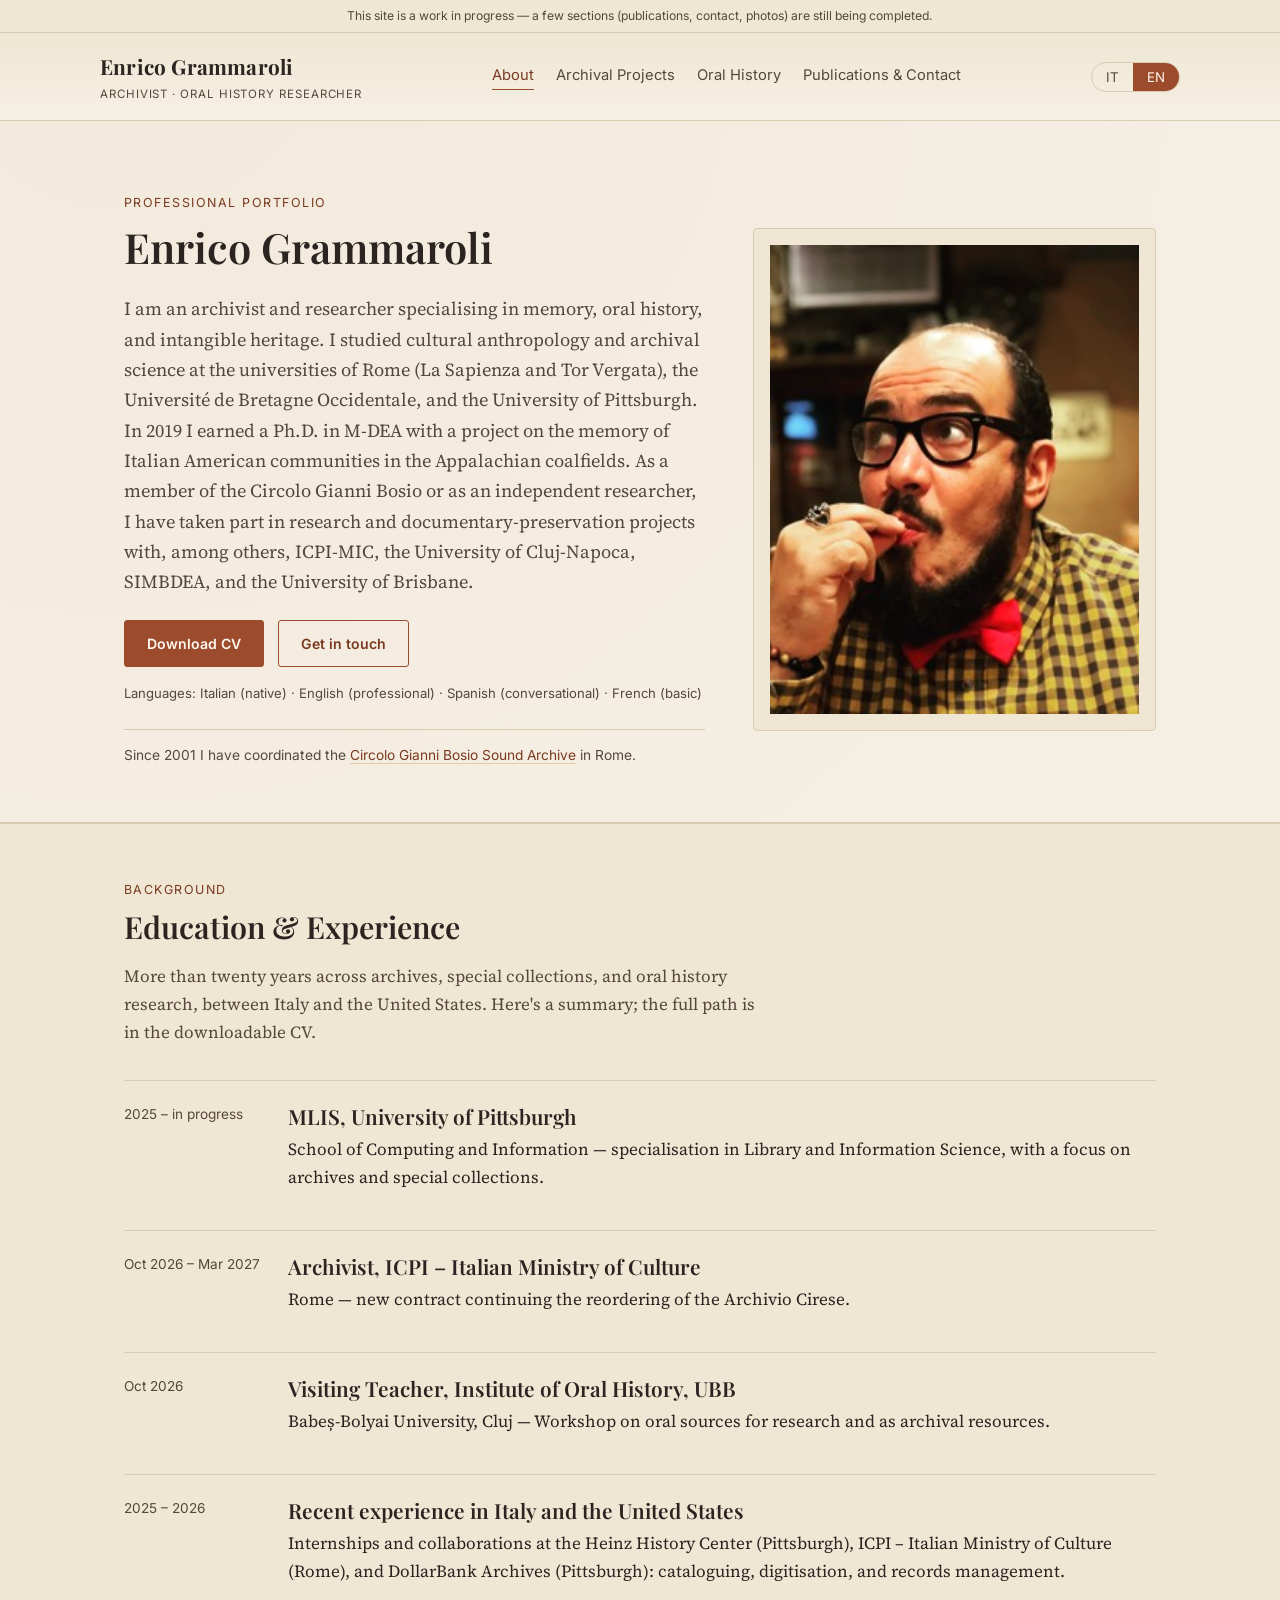
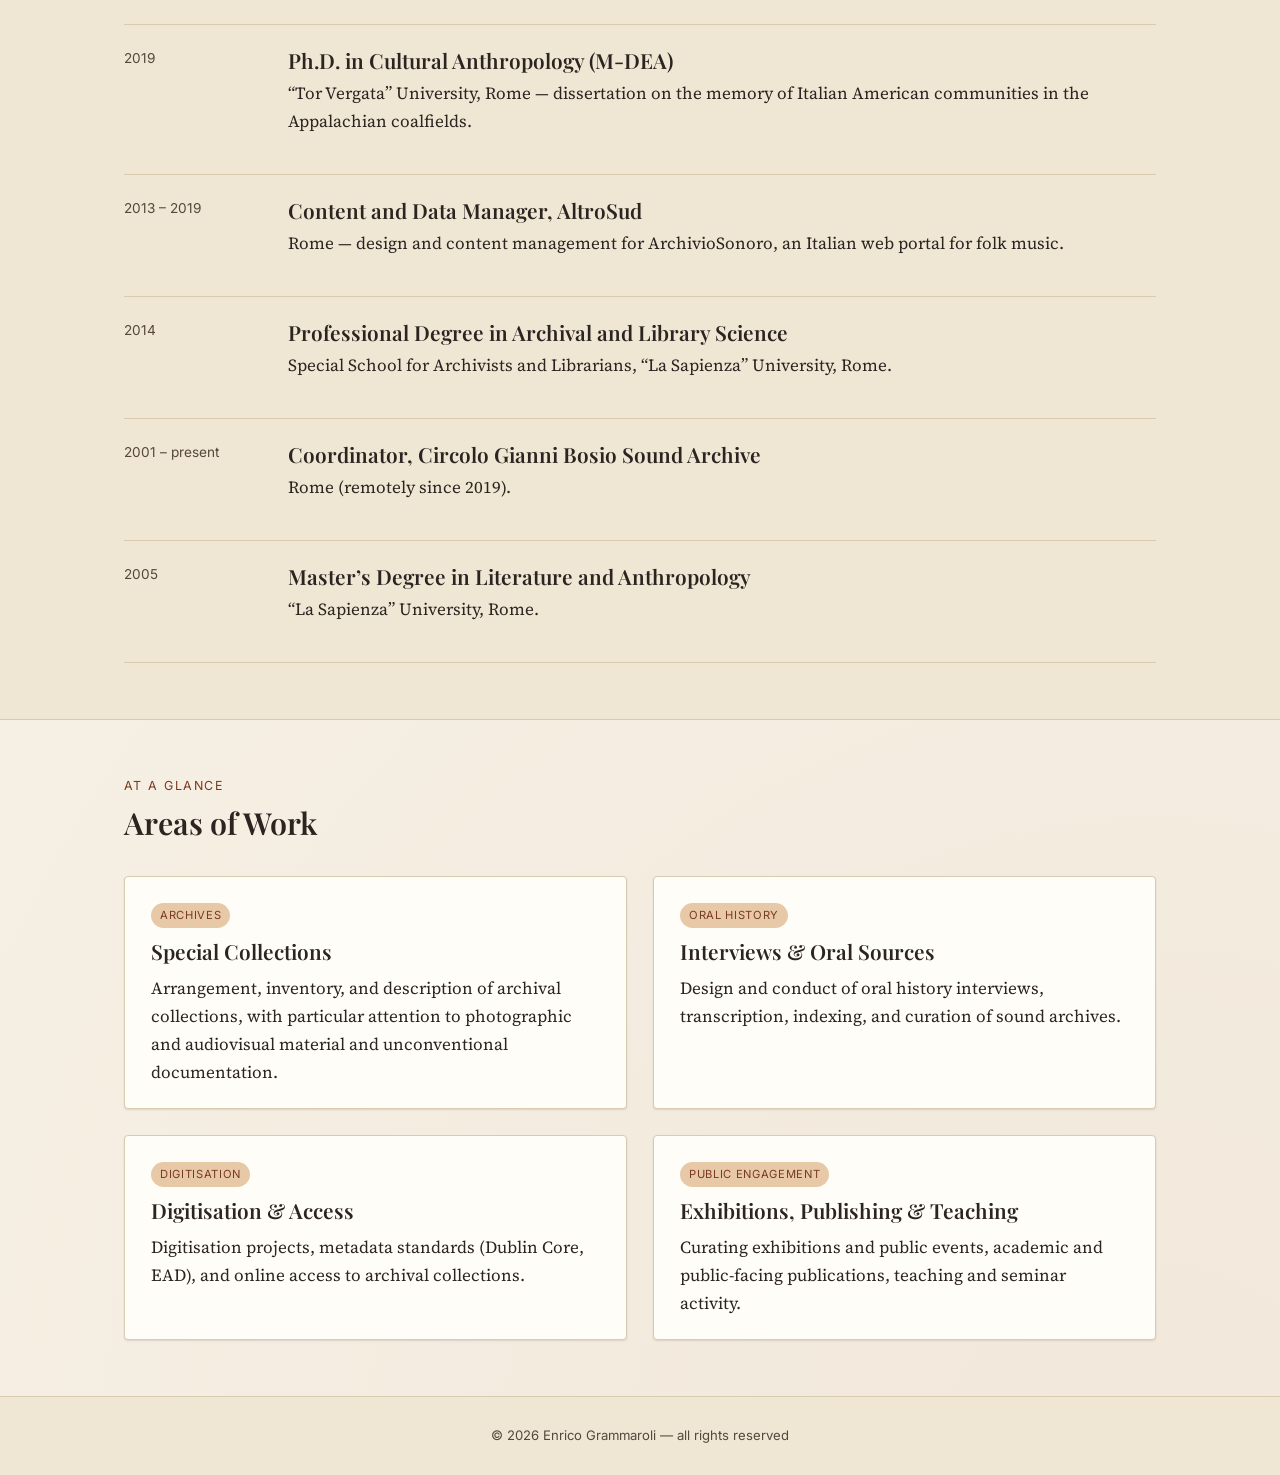
<file: index.html>
<!DOCTYPE html>
<html lang="en">
<head>
<meta charset="UTF-8">
<meta name="viewport" content="width=device-width, initial-scale=1.0">
<title>Enrico Grammaroli — Archivist &amp; Oral History Researcher</title>
<meta name="description" content="Enrico Grammaroli, archivist specialising in special collections and oral history research.">
<!-- Social preview (Open Graph / Twitter) -->
<meta property="og:type" content="website">
<meta property="og:site_name" content="Enrico Grammaroli">
<meta property="og:title" content="Enrico Grammaroli — Archivist &amp; Oral History Researcher">
<meta property="og:description" content="Enrico Grammaroli, archivist specialising in special collections and oral history research.">
<meta property="og:url" content="https://enricogrammaroli.com/">
<meta property="og:image" content="https://enricogrammaroli.com/assets/img/og-image.jpg">
<meta property="og:image:width" content="1200">
<meta property="og:image:height" content="630">
<meta property="og:image:alt" content="Enrico Grammaroli, archivist and oral history researcher">
<meta property="og:locale" content="en_US">
<meta property="og:locale:alternate" content="it_IT">
<meta name="twitter:card" content="summary_large_image">
<link rel="canonical" href="https://enricogrammaroli.com/">
<link rel="preconnect" href="https://fonts.googleapis.com">
<link href="https://fonts.googleapis.com/css2?family=Playfair+Display:wght@600;700&family=Source+Serif+4:opsz,wght@8..60,400;8..60,600&family=Inter:wght@400;500;600&display=swap" rel="stylesheet">
<link rel="stylesheet" href="assets/css/style.css?v=2">
</head>
<body>

<div class="build-note" data-it="Questo sito &egrave; in fase di aggiornamento &mdash; alcune sezioni (pubblicazioni, contatti, foto) sono ancora in completamento." data-en="This site is a work in progress &mdash; a few sections (publications, contact, photos) are still being completed.">This site is a work in progress &mdash; a few sections (publications, contact, photos) are still being completed.</div>

<header class="site-header">
  <div class="wrap nav-row">
    <a href="index.html" class="brand">Enrico Grammaroli
      <small data-it="Archivista &middot; Ricercatore di storia orale" data-en="Archivist &middot; Oral History Researcher">Archivist &middot; Oral History Researcher</small>
    </a>
    <nav class="main-nav">
      <a href="index.html" class="active" data-it="Chi sono" data-en="About">About</a>
      <a href="progetti-archivistici.html" data-it="Progetti archivistici" data-en="Archival Projects">Archival Projects</a>
      <a href="storia-orale.html" data-it="Storia orale" data-en="Oral History">Oral History</a>
      <a href="pubblicazioni.html" data-it="Pubblicazioni &amp; contatti" data-en="Publications &amp; Contact">Publications &amp; Contact</a>
    </nav>
    <div class="lang-toggle">
      <button data-lang="it">IT</button>
      <button data-lang="en" class="active">EN</button>
    </div>
  </div>
</header>

<section class="hero">
  <div class="wrap hero-grid">
    <div>
      <span class="eyebrow" data-it="Portfolio professionale" data-en="Professional Portfolio">Professional Portfolio</span>
      <h1 data-it="Enrico Grammaroli" data-en="Enrico Grammaroli">Enrico Grammaroli</h1>
      <p class="lede" data-it="Sono un archivista e ricercatore su temi di memoria, storia orale e patrimonio immateriale. Ho studiato antropologia culturale e archivistica alle universit&agrave; di Roma (La Sapienza e Tor Vergata), all&rsquo;Universit&agrave; della Bretagna Occidentale e all&rsquo;Universit&agrave; di Pittsburgh. Nel 2019 ho conseguito un dottorato di ricerca in ambito M-DEA con un progetto sulla memoria delle comunit&agrave; italoamericane nel bacino carbonifero appalachiano. Come membro del Circolo Gianni Bosio o come ricercatore indipendente, ho partecipato a progetti di ricerca e salvaguardia documentale con, tra gli altri, ICPI-MIC, l&rsquo;Universit&agrave; di Cluj-Napoca, SIMBDEA e l&rsquo;Universit&agrave; di Brisbane."
         data-en="I am an archivist and researcher specialising in memory, oral history, and intangible heritage. I studied cultural anthropology and archival science at the universities of Rome (La Sapienza and Tor Vergata), the Universit&eacute; de Bretagne Occidentale, and the University of Pittsburgh. In 2019 I earned a Ph.D. in M-DEA with a project on the memory of Italian American communities in the Appalachian coalfields. As a member of the Circolo Gianni Bosio or as an independent researcher, I have taken part in research and documentary-preservation projects with, among others, ICPI-MIC, the University of Cluj-Napoca, SIMBDEA, and the University of Brisbane.">I am an archivist and researcher specialising in memory, oral history, and intangible heritage. I studied cultural anthropology and archival science at the universities of Rome (La Sapienza and Tor Vergata), the Universit&eacute; de Bretagne Occidentale, and the University of Pittsburgh. In 2019 I earned a Ph.D. in M-DEA with a project on the memory of Italian American communities in the Appalachian coalfields. As a member of the Circolo Gianni Bosio or as an independent researcher, I have taken part in research and documentary-preservation projects with, among others, ICPI-MIC, the University of Cluj-Napoca, SIMBDEA, and the University of Brisbane.</p>
      <div class="hero-cta">
        <a href="pubblicazioni.html#cv" class="btn primary" data-it="Scarica il CV" data-en="Download CV">Download CV</a>
        <a href="pubblicazioni.html#contatti" class="btn" data-it="Contattami" data-en="Get in touch">Get in touch</a>
      </div>
      <p style="margin-top:16px; font-family: var(--font-sans); font-size: 0.82rem; color: var(--ink-soft);"
         data-it="Lingue: italiano (madrelingua) &middot; inglese (professionale) &middot; spagnolo (conversazionale) &middot; francese (base)"
         data-en="Languages: Italian (native) &middot; English (professional) &middot; Spanish (conversational) &middot; French (basic)">Languages: Italian (native) &middot; English (professional) &middot; Spanish (conversational) &middot; French (basic)</p>

      <p class="affiliation" data-it="Dal 2001 coordino l&rsquo;<a href=&quot;https://www.circologiannibosio.it&quot; target=&quot;_blank&quot; rel=&quot;noopener&quot;>Archivio Sonoro del Circolo Gianni Bosio</a>, a Roma."
         data-en="Since 2001 I have coordinated the <a href=&quot;https://www.circologiannibosio.it&quot; target=&quot;_blank&quot; rel=&quot;noopener&quot;>Circolo Gianni Bosio Sound Archive</a> in Rome.">Since 2001 I have coordinated the <a href="https://www.circologiannibosio.it" target="_blank" rel="noopener">Circolo Gianni Bosio Sound Archive</a> in Rome.</p>
    </div>

    <div class="hero-portrait"><img src="assets/img/profile/enrico-grammaroli.jpg" alt="Enrico Grammaroli"></div>
  </div>
</section>

<section class="alt">
  <div class="wrap">
    <div class="section-head">
      <span class="eyebrow" data-it="Percorso" data-en="Background">Background</span>
      <h2 data-it="Formazione ed esperienza" data-en="Education &amp; Experience">Education &amp; Experience</h2>
      <p data-it="Oltre vent&rsquo;anni tra archivi, fondi speciali e ricerca di storia orale, tra Italia e Stati Uniti. Qui una sintesi; il percorso completo &egrave; nel CV scaricabile."
         data-en="More than twenty years across archives, special collections, and oral history research, between Italy and the United States. Here's a summary; the full path is in the downloadable CV.">More than twenty years across archives, special collections, and oral history research, between Italy and the United States. Here's a summary; the full path is in the downloadable CV.</p>
    </div>

    <div class="list-block">
      <div class="list-item">
        <div class="when" data-it="2025 &ndash; in corso" data-en="2025 &ndash; in progress">2025 &ndash; in progress</div>
        <div>
          <h3 data-it="MLIS, University of Pittsburgh" data-en="MLIS, University of Pittsburgh">MLIS, University of Pittsburgh</h3>
          <p data-it="School of Computing and Information &mdash; specializzazione in Library and Information Science, con focus su archivi e special collections."
             data-en="School of Computing and Information &mdash; specialisation in Library and Information Science, with a focus on archives and special collections.">School of Computing and Information &mdash; specialisation in Library and Information Science, with a focus on archives and special collections.</p>
        </div>
      </div>
      <div class="list-item">
        <div class="when" data-it="ott 2026 &ndash; mar 2027" data-en="Oct 2026 &ndash; Mar 2027">Oct 2026 &ndash; Mar 2027</div>
        <div>
          <h3 data-it="Archivista, ICPI &ndash; Ministero della Cultura" data-en="Archivist, ICPI &ndash; Italian Ministry of Culture">Archivist, ICPI &ndash; Italian Ministry of Culture</h3>
          <p data-it="Roma &mdash; nuovo incarico per la prosecuzione del lavoro di riordino dell&rsquo;Archivio Cirese."
             data-en="Rome &mdash; new contract continuing the reordering of the Archivio Cirese.">Rome &mdash; new contract continuing the reordering of the Archivio Cirese.</p>
        </div>
      </div>
      <div class="list-item">
        <div class="when" data-it="ott 2026" data-en="Oct 2026">Oct 2026</div>
        <div>
          <h3 data-it="Visiting Teacher, Institute of Oral History, UBB" data-en="Visiting Teacher, Institute of Oral History, UBB">Visiting Teacher, Institute of Oral History, UBB</h3>
          <p data-it="Universitatea Babe&#537;-Bolyai, Cluj &mdash; Workshop sulle fonti orali per la ricerca e come risorse archivistiche."
             data-en="Babe&#537;-Bolyai University, Cluj &mdash; Workshop on oral sources for research and as archival resources.">Babe&#537;-Bolyai University, Cluj &mdash; Workshop on oral sources for research and as archival resources.</p>
        </div>
      </div>
      <div class="list-item">
        <div class="when" data-it="2025 &ndash; 2026" data-en="2025 &ndash; 2026">2025 &ndash; 2026</div>
        <div>
          <h3 data-it="Esperienze recenti tra Italia e Stati Uniti" data-en="Recent experience in Italy and the United States">Recent experience in Italy and the United States</h3>
          <p data-it="Tirocini e collaborazioni presso il Heinz History Center (Pittsburgh), l&rsquo;ICPI &ndash; Ministero della Cultura (Roma) e DollarBank Archives (Pittsburgh): catalogazione, digitalizzazione e gestione documentale."
             data-en="Internships and collaborations at the Heinz History Center (Pittsburgh), ICPI &ndash; Italian Ministry of Culture (Rome), and DollarBank Archives (Pittsburgh): cataloguing, digitisation, and records management.">Internships and collaborations at the Heinz History Center (Pittsburgh), ICPI &ndash; Italian Ministry of Culture (Rome), and DollarBank Archives (Pittsburgh): cataloguing, digitisation, and records management.</p>
        </div>
      </div>
      <div class="list-item">
        <div class="when" data-it="2019" data-en="2019">2019</div>
        <div>
          <h3 data-it="Ph.D. in Antropologia Culturale (M-DEA)" data-en="Ph.D. in Cultural Anthropology (M-DEA)">Ph.D. in Cultural Anthropology (M-DEA)</h3>
          <p data-it="Universit&agrave; di Roma &ldquo;Tor Vergata&rdquo; &mdash; tesi sulla memoria delle comunit&agrave; italoamericane nel bacino carbonifero appalachiano."
             data-en="&ldquo;Tor Vergata&rdquo; University, Rome &mdash; dissertation on the memory of Italian American communities in the Appalachian coalfields.">&ldquo;Tor Vergata&rdquo; University, Rome &mdash; dissertation on the memory of Italian American communities in the Appalachian coalfields.</p>
        </div>
      </div>
      <div class="list-item">
        <div class="when" data-it="2013 &ndash; 2019" data-en="2013 &ndash; 2019">2013 &ndash; 2019</div>
        <div>
          <h3 data-it="Content and Data Manager, AltroSud" data-en="Content and Data Manager, AltroSud">Content and Data Manager, AltroSud</h3>
          <p data-it="Roma &mdash; progettazione e gestione dei contenuti di ArchivioSonoro, portale web italiano dedicato alla musica popolare."
             data-en="Rome &mdash; design and content management for ArchivioSonoro, an Italian web portal for folk music.">Rome &mdash; design and content management for ArchivioSonoro, an Italian web portal for folk music.</p>
        </div>
      </div>
      <div class="list-item">
        <div class="when" data-it="2014" data-en="2014">2014</div>
        <div>
          <h3 data-it="Diploma di specializzazione in Archivistica e Biblioteconomia" data-en="Professional Degree in Archival and Library Science">Professional Degree in Archival and Library Science</h3>
          <p data-it="Scuola Speciale per Archivisti e Bibliotecari, Universit&agrave; &ldquo;La Sapienza&rdquo;, Roma."
             data-en="Special School for Archivists and Librarians, &ldquo;La Sapienza&rdquo; University, Rome.">Special School for Archivists and Librarians, &ldquo;La Sapienza&rdquo; University, Rome.</p>
        </div>
      </div>
      <div class="list-item">
        <div class="when" data-it="2001 &ndash; oggi" data-en="2001 &ndash; present">2001 &ndash; present</div>
        <div>
          <h3 data-it="Coordinatore, Archivio Sonoro del Circolo Gianni Bosio" data-en="Coordinator, Circolo Gianni Bosio Sound Archive">Coordinator, Circolo Gianni Bosio Sound Archive</h3>
          <p data-it="Roma (in remoto dal 2019)."
             data-en="Rome (remotely since 2019).">Rome (remotely since 2019).</p>
        </div>
      </div>
      <div class="list-item">
        <div class="when" data-it="2005" data-en="2005">2005</div>
        <div>
          <h3 data-it="Laurea specialistica in Lettere e Antropologia" data-en="Master&rsquo;s Degree in Literature and Anthropology">Master&rsquo;s Degree in Literature and Anthropology</h3>
          <p data-it="Universit&agrave; &ldquo;La Sapienza&rdquo;, Roma."
             data-en="&ldquo;La Sapienza&rdquo; University, Rome.">&ldquo;La Sapienza&rdquo; University, Rome.</p>
        </div>
      </div>
    </div>
  </div>
</section>

<section>
  <div class="wrap">
    <div class="section-head">
      <span class="eyebrow" data-it="In breve" data-en="At a glance">At a glance</span>
      <h2 data-it="Aree di lavoro" data-en="Areas of Work">Areas of Work</h2>
    </div>
    <div class="grid">
      <div class="card">
        <div class="tag-row"><span class="tag" data-it="Archivi" data-en="Archives">Archives</span></div>
        <h3 data-it="Special collections e fondi speciali" data-en="Special Collections">Special Collections</h3>
        <p data-it="Riordino, inventariazione e descrizione di fondi archivistici, con attenzione a materiali fotografici, audiovisivi e documentazione non convenzionale."
           data-en="Arrangement, inventory, and description of archival collections, with particular attention to photographic and audiovisual material and unconventional documentation.">Arrangement, inventory, and description of archival collections, with particular attention to photographic and audiovisual material and unconventional documentation.</p>
      </div>
      <div class="card">
        <div class="tag-row"><span class="tag" data-it="Storia orale" data-en="Oral History">Oral History</span></div>
        <h3 data-it="Interviste e fonti orali" data-en="Interviews &amp; Oral Sources">Interviews &amp; Oral Sources</h3>
        <p data-it="Progettazione e conduzione di interviste di storia orale, trascrizione, indicizzazione e cura di archivi sonori."
           data-en="Design and conduct of oral history interviews, transcription, indexing, and curation of sound archives.">Design and conduct of oral history interviews, transcription, indexing, and curation of sound archives.</p>
      </div>
      <div class="card">
        <div class="tag-row"><span class="tag" data-it="Digitalizzazione" data-en="Digitisation">Digitisation</span></div>
        <h3 data-it="Digitalizzazione e accesso" data-en="Digitisation &amp; Access">Digitisation &amp; Access</h3>
        <p data-it="Progetti di digitalizzazione, metadatazione (Dublin Core, EAD) e messa a disposizione online di collezioni archivistiche."
           data-en="Digitisation projects, metadata standards (Dublin Core, EAD), and online access to archival collections.">Digitisation projects, metadata standards (Dublin Core, EAD), and online access to archival collections.</p>
      </div>
      <div class="card">
        <div class="tag-row"><span class="tag" data-it="Divulgazione" data-en="Public Engagement">Public Engagement</span></div>
        <h3 data-it="Mostre, editoria e formazione" data-en="Exhibitions, Publishing &amp; Teaching">Exhibitions, Publishing &amp; Teaching</h3>
        <p data-it="Cura di mostre ed eventi pubblici, pubblicazioni scientifiche e divulgative, attivit&agrave; didattica e seminariale."
           data-en="Curating exhibitions and public events, academic and public-facing publications, teaching and seminar activity.">Curating exhibitions and public events, academic and public-facing publications, teaching and seminar activity.</p>
      </div>
    </div>
  </div>
</section>

<footer class="site-footer">
  <div class="wrap">
    <p style="margin:0;">&copy; <span id="year">2026</span> Enrico Grammaroli &mdash; <span data-it="tutti i diritti riservati" data-en="all rights reserved">all rights reserved</span></p>
  </div>
</footer>

<script src="assets/js/lang.js"></script>
</body>
</html>
</file>
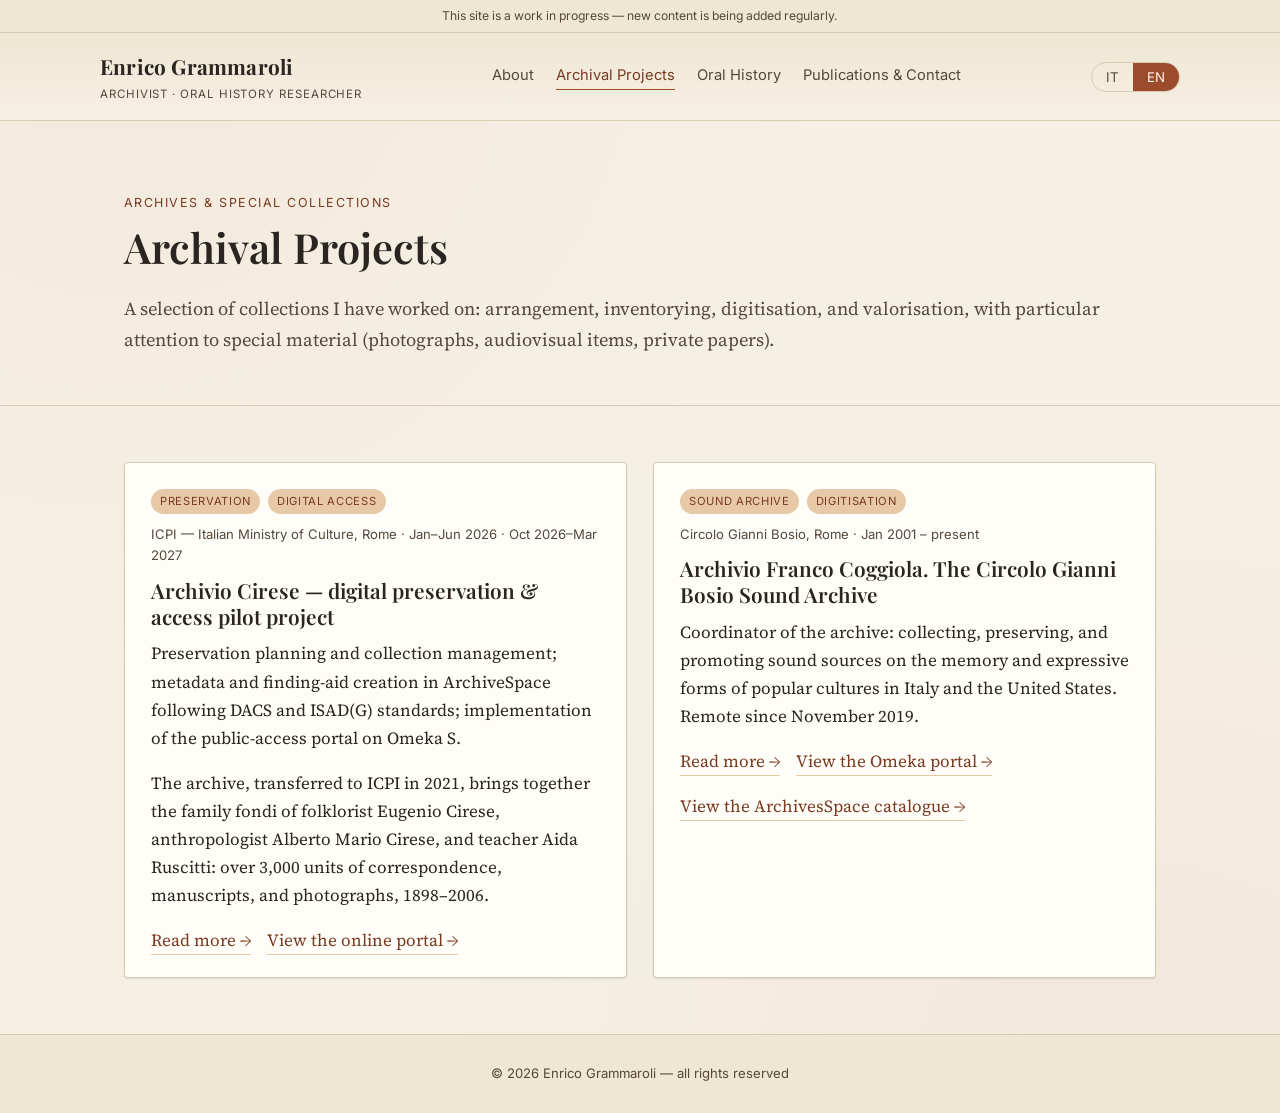
<file: progetti-archivistici.html>
<!DOCTYPE html>
<html lang="en">
<head>
<meta charset="UTF-8">
<meta name="viewport" content="width=device-width, initial-scale=1.0">
<title>Archival Projects — Enrico Grammaroli</title>
<meta name="description" content="Archival arrangement, description, and valorisation projects curated by Enrico Grammaroli.">
<!-- Social preview (Open Graph / Twitter) -->
<meta property="og:type" content="website">
<meta property="og:site_name" content="Enrico Grammaroli">
<meta property="og:title" content="Archival Projects — Enrico Grammaroli">
<meta property="og:description" content="Archival arrangement, description, and valorisation projects curated by Enrico Grammaroli.">
<meta property="og:url" content="https://enricogrammaroli.com/progetti-archivistici.html">
<meta property="og:image" content="https://enricogrammaroli.com/assets/img/og-image.jpg">
<meta property="og:image:width" content="1200">
<meta property="og:image:height" content="630">
<meta property="og:image:alt" content="Enrico Grammaroli, archivist and oral history researcher">
<meta property="og:locale" content="en_US">
<meta property="og:locale:alternate" content="it_IT">
<meta name="twitter:card" content="summary_large_image">
<link rel="canonical" href="https://enricogrammaroli.com/progetti-archivistici.html">
<link rel="preconnect" href="https://fonts.googleapis.com">
<link href="https://fonts.googleapis.com/css2?family=Playfair+Display:wght@600;700&family=Source+Serif+4:opsz,wght@8..60,400;8..60,600&family=Inter:wght@400;500;600&display=swap" rel="stylesheet">
<link rel="stylesheet" href="assets/css/style.css?v=2">
</head>
<body>

<div class="build-note" data-it="Questo sito &egrave; in fase di aggiornamento &mdash; nuovi contenuti vengono aggiunti regolarmente." data-en="This site is a work in progress &mdash; new content is being added regularly.">This site is a work in progress &mdash; new content is being added regularly.</div>

<header class="site-header">
  <div class="wrap nav-row">
    <a href="index.html" class="brand">Enrico Grammaroli
      <small data-it="Archivista &middot; Ricercatore di storia orale" data-en="Archivist &middot; Oral History Researcher">Archivist &middot; Oral History Researcher</small>
    </a>
    <nav class="main-nav">
      <a href="index.html" data-it="Chi sono" data-en="About">About</a>
      <a href="progetti-archivistici.html" class="active" data-it="Progetti archivistici" data-en="Archival Projects">Archival Projects</a>
      <a href="storia-orale.html" data-it="Storia orale" data-en="Oral History">Oral History</a>
      <a href="pubblicazioni.html" data-it="Pubblicazioni &amp; contatti" data-en="Publications &amp; Contact">Publications &amp; Contact</a>
    </nav>
    <div class="lang-toggle">
      <button data-lang="it">IT</button>
      <button data-lang="en" class="active">EN</button>
    </div>
  </div>
</header>

<section class="hero" style="padding-bottom: 32px;">
  <div class="wrap">
    <span class="eyebrow" data-it="Archivi &amp; special collections" data-en="Archives &amp; Special Collections">Archives &amp; Special Collections</span>
    <h1 data-it="Progetti archivistici" data-en="Archival Projects">Archival Projects</h1>
    <p class="lede" data-it="Una selezione di fondi e collezioni su cui ho lavorato: riordino, inventariazione, digitalizzazione e valorizzazione, con particolare attenzione a materiali speciali (fotografie, audiovisivi, carte private)."
       data-en="A selection of collections I have worked on: arrangement, inventorying, digitisation, and valorisation, with particular attention to special material (photographs, audiovisual items, private papers).">A selection of collections I have worked on: arrangement, inventorying, digitisation, and valorisation, with particular attention to special material (photographs, audiovisual items, private papers).</p>
  </div>
</section>

<section>
  <div class="wrap">
    <div class="grid">

      <div class="card">
        <div class="tag-row">
          <span class="tag" data-it="Preservazione" data-en="Preservation">Preservation</span>
          <span class="tag" data-it="Accesso digitale" data-en="Digital Access">Digital Access</span>
        </div>
        <div class="meta" data-it="ICPI &mdash; Ministero della Cultura, Roma &middot; gen&ndash;giu 2026 &middot; ott 2026&ndash;mar 2027" data-en="ICPI &mdash; Italian Ministry of Culture, Rome &middot; Jan&ndash;Jun 2026 &middot; Oct 2026&ndash;Mar 2027">ICPI &mdash; Italian Ministry of Culture, Rome &middot; Jan&ndash;Jun 2026 &middot; Oct 2026&ndash;Mar 2027</div>
        <h3 data-it="Archivio Cirese &mdash; progetto pilota di conservazione e accesso digitale" data-en="Archivio Cirese &mdash; digital preservation &amp; access pilot project">Archivio Cirese &mdash; digital preservation &amp; access pilot project</h3>
        <p data-it="Pianificazione della conservazione e gestione della collezione; creazione di metadati e strumenti di ricerca in ArchiveSpace secondo gli standard DACS e ISAD(G); realizzazione del portale di accesso pubblico su Omeka S."
           data-en="Preservation planning and collection management; metadata and finding-aid creation in ArchiveSpace following DACS and ISAD(G) standards; implementation of the public-access portal on Omeka S.">Preservation planning and collection management; metadata and finding-aid creation in ArchiveSpace following DACS and ISAD(G) standards; implementation of the public-access portal on Omeka S.</p>
        <p data-it="L&rsquo;archivio, trasferito all&rsquo;ICPI nel 2021, riunisce i fondi familiari del folklorista Eugenio Cirese, dell&rsquo;antropologo Alberto Mario Cirese e dell&rsquo;insegnante Aida Ruscitti: oltre 3.000 unit&agrave; tra corrispondenza, manoscritti e fotografie, dal 1898 al 2006."
           data-en="The archive, transferred to ICPI in 2021, brings together the family fondi of folklorist Eugenio Cirese, anthropologist Alberto Mario Cirese, and teacher Aida Ruscitti: over 3,000 units of correspondence, manuscripts, and photographs, 1898&ndash;2006.">The archive, transferred to ICPI in 2021, brings together the family fondi of folklorist Eugenio Cirese, anthropologist Alberto Mario Cirese, and teacher Aida Ruscitti: over 3,000 units of correspondence, manuscripts, and photographs, 1898&ndash;2006.</p>
        <p style="margin-top:12px; display:flex; gap:16px; flex-wrap:wrap;">
          <a href="progetti/archivio-cirese.html" data-it="Approfondisci &rarr;" data-en="Read more &rarr;">Read more &rarr;</a>
          <a href="https://www.circologiannibosio.it/omeka/s/icpi-ac/page/home" target="_blank" rel="noopener" data-it="Vai al portale online &rarr;" data-en="View the online portal &rarr;">View the online portal &rarr;</a>
        </p>
      </div>

      <div class="card">
        <div class="tag-row">
          <span class="tag" data-it="Archivio sonoro" data-en="Sound Archive">Sound Archive</span>
          <span class="tag" data-it="Digitalizzazione" data-en="Digitisation">Digitisation</span>
        </div>
        <div class="meta" data-it="Circolo Gianni Bosio, Roma &middot; gen 2001 &ndash; oggi" data-en="Circolo Gianni Bosio, Rome &middot; Jan 2001 &ndash; present">Circolo Gianni Bosio, Rome &middot; Jan 2001 &ndash; present</div>
        <h3 data-it="Archivio Franco Coggiola. L&rsquo;archivio sonoro del Circolo Gianni Bosio" data-en="Archivio Franco Coggiola. The Circolo Gianni Bosio Sound Archive">Archivio Franco Coggiola. The Circolo Gianni Bosio Sound Archive</h3>
        <p data-it="Coordinatore dell&rsquo;archivio: raccolta, conservazione e valorizzazione di fonti sonore sulla memoria e le forme espressive delle culture popolari in Italia e negli Stati Uniti. In remoto dal novembre 2019."
           data-en="Coordinator of the archive: collecting, preserving, and promoting sound sources on the memory and expressive forms of popular cultures in Italy and the United States. Remote since November 2019.">Coordinator of the archive: collecting, preserving, and promoting sound sources on the memory and expressive forms of popular cultures in Italy and the United States. Remote since November 2019.</p>
        <p style="margin-top:12px; display:flex; gap:16px; flex-wrap:wrap;">
          <a href="progetti/archivio-franco-coggiola.html" data-it="Approfondisci &rarr;" data-en="Read more &rarr;">Read more &rarr;</a>
          <a href="https://afc.circologiannibosio.it/s/archivio" target="_blank" rel="noopener" data-it="Vai al portale Omeka &rarr;" data-en="View the Omeka portal &rarr;">View the Omeka portal &rarr;</a>
          <a href="https://archivio.circologiannibosio.it/repositories/2" target="_blank" rel="noopener" data-it="Vai al catalogo ArchiveSpace &rarr;" data-en="View the ArchivesSpace catalogue &rarr;">View the ArchivesSpace catalogue &rarr;</a>
        </p>
      </div>

      <div class="card" style="display:none;">
        <div class="tag-row">
          <span class="tag" data-it="Portale web" data-en="Web Portal">Web Portal</span>
          <span class="tag" data-it="Musica popolare" data-en="Folk Music">Folk Music</span>
        </div>
        <div class="meta" data-it="AltroSud, Roma &middot; giu 2013 &ndash; nov 2019" data-en="AltroSud, Rome &middot; Jun 2013 &ndash; Nov 2019">AltroSud, Rome &middot; Jun 2013 &ndash; Nov 2019</div>
        <h3 data-it="ArchivioSonoro &mdash; portale web italiano per la musica popolare" data-en="ArchivioSonoro &mdash; Italian web portal for folk music">ArchivioSonoro &mdash; Italian web portal for folk music</h3>
        <p data-it="Content and Data Manager: progettazione e gestione dei contenuti del portale, dedicato alla valorizzazione online di collezioni di musica popolare."
           data-en="Content and Data Manager: design and content management for the portal, dedicated to the online valorisation of folk music collections.">Content and Data Manager: design and content management for the portal, dedicated to the online valorisation of folk music collections.</p>
      </div>

      <div class="card" style="display:none;">
        <div class="tag-row">
          <span class="tag" data-it="Fondo fotografico" data-en="Photo Collection">Photo Collection</span>
          <span class="tag" data-it="Catalogazione" data-en="Cataloguing">Cataloguing</span>
        </div>
        <div class="meta" data-it="Heinz History Center, Pittsburgh &middot; mag&ndash;ago 2026" data-en="Heinz History Center, Pittsburgh &middot; May&ndash;Aug 2026">Heinz History Center, Pittsburgh &middot; May&ndash;Aug 2026</div>
        <h3 data-it="Italian American Program &mdash; Detre Library and Archive" data-en="Italian American Program &mdash; Detre Library and Archive">Italian American Program &mdash; Detre Library and Archive</h3>
        <p data-it="Tirocinio: riordino e catalogazione di collezioni fotografiche e di storia orale; creazione di record MARC e strumenti di ricerca in ArchiveSpace."
           data-en="Internship: processing and cataloguing of photographic and oral history collections; creation of MARC records and ArchiveSpace finding aids.">Internship: processing and cataloguing of photographic and oral history collections; creation of MARC records and ArchiveSpace finding aids.</p>
      </div>

      <div class="card" style="display:none;">
        <div class="tag-row">
          <span class="tag" data-it="Records management" data-en="Records Management">Records Management</span>
          <span class="tag" data-it="Migrazione dati" data-en="Data Migration">Data Migration</span>
        </div>
        <div class="meta" data-it="DollarBank, Pittsburgh &middot; set 2025 &ndash; ago 2026" data-en="DollarBank, Pittsburgh &middot; Sep 2025 &ndash; Aug 2026">DollarBank, Pittsburgh &middot; Sep 2025 &ndash; Aug 2026</div>
        <h3 data-it="Archivio storico aziendale &mdash; DollarBank" data-en="Corporate Historical Archive &mdash; DollarBank">Corporate Historical Archive &mdash; DollarBank</h3>
        <p data-it="Tirocinio in Archives and Records Management (Sezione storica): accessioning e riordino documentale, gestione dei metadati, migrazione dati da PastPerfect a Nautilus."
           data-en="Internship in Archives and Records Management (Historical Section): document accessioning and processing, metadata management, data migration from PastPerfect to Nautilus.">Internship in Archives and Records Management (Historical Section): document accessioning and processing, metadata management, data migration from PastPerfect to Nautilus.</p>
      </div>

    </div>
  </div>
</section>

<footer class="site-footer">
  <div class="wrap">
    <p style="margin:0;">&copy; 2026 Enrico Grammaroli &mdash; <span data-it="tutti i diritti riservati" data-en="all rights reserved">all rights reserved</span></p>
  </div>
</footer>

<script src="assets/js/lang.js"></script>
</body>
</html>
</file>
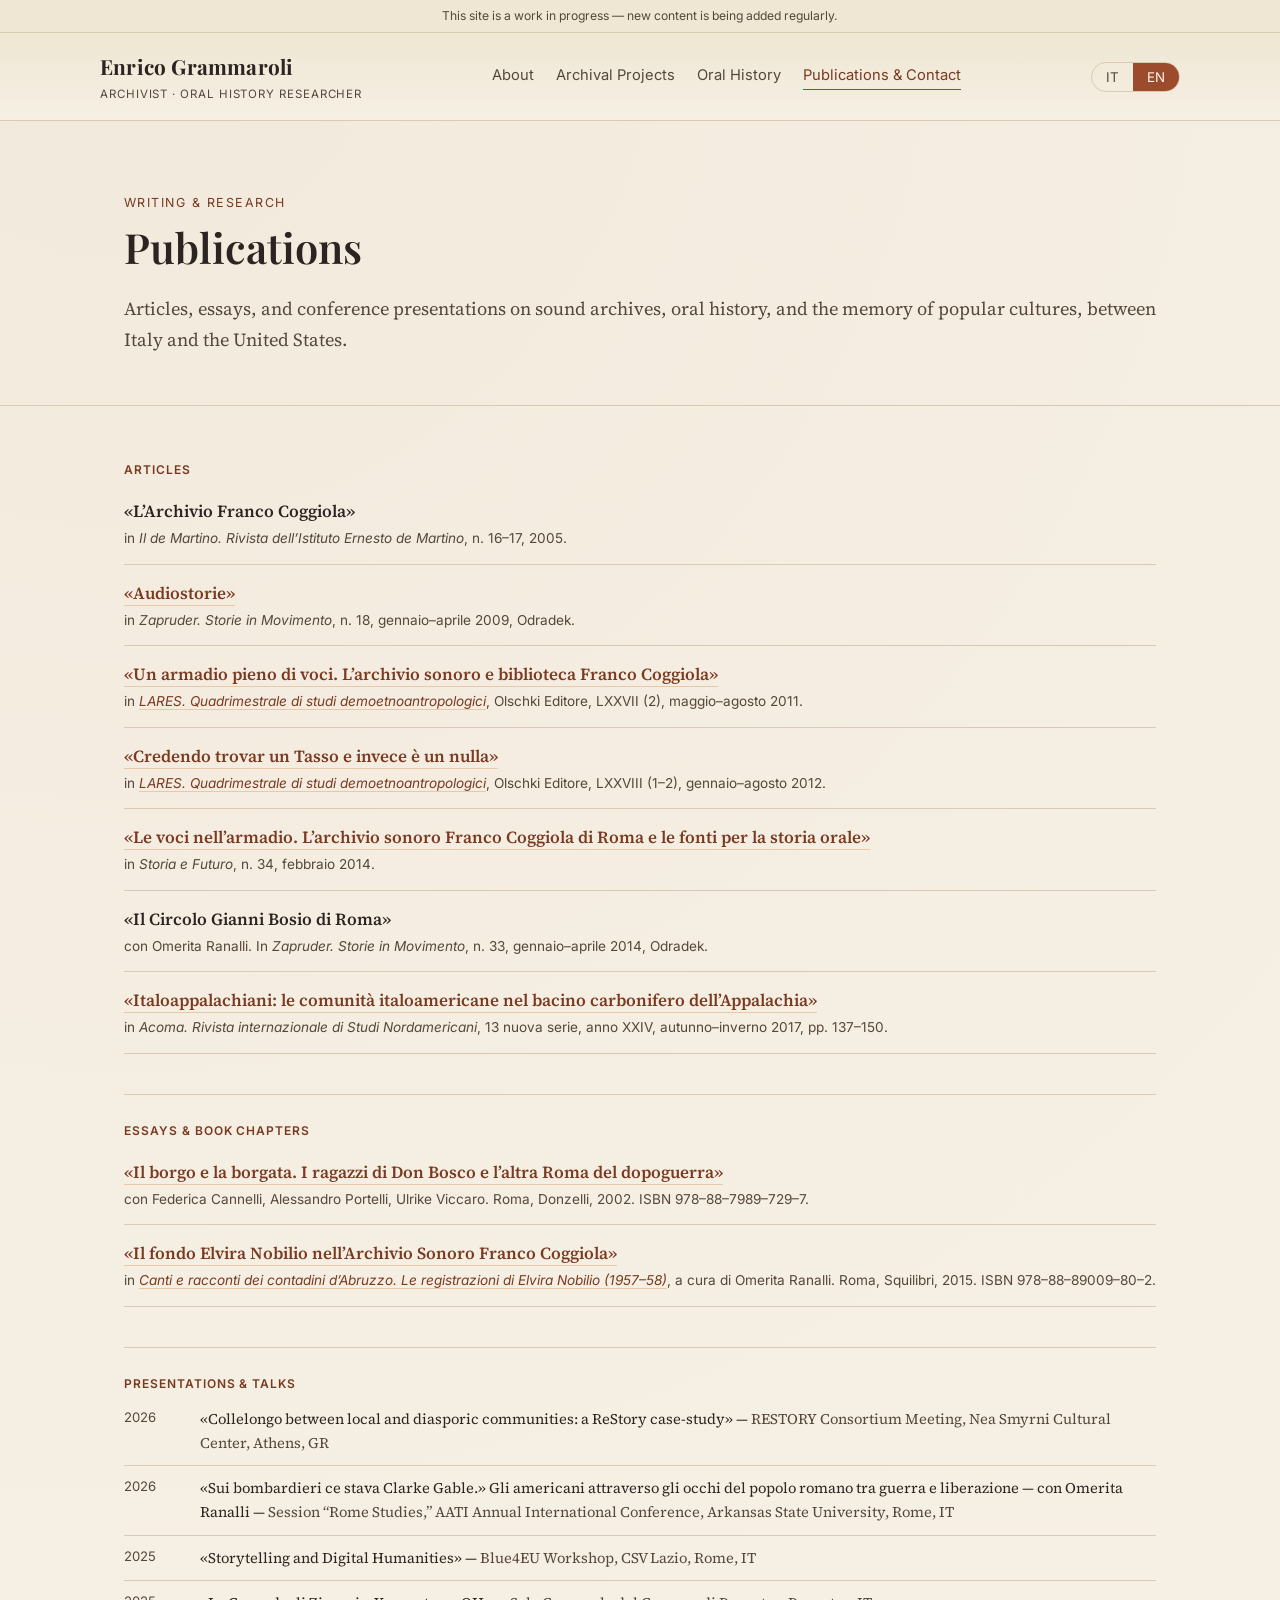
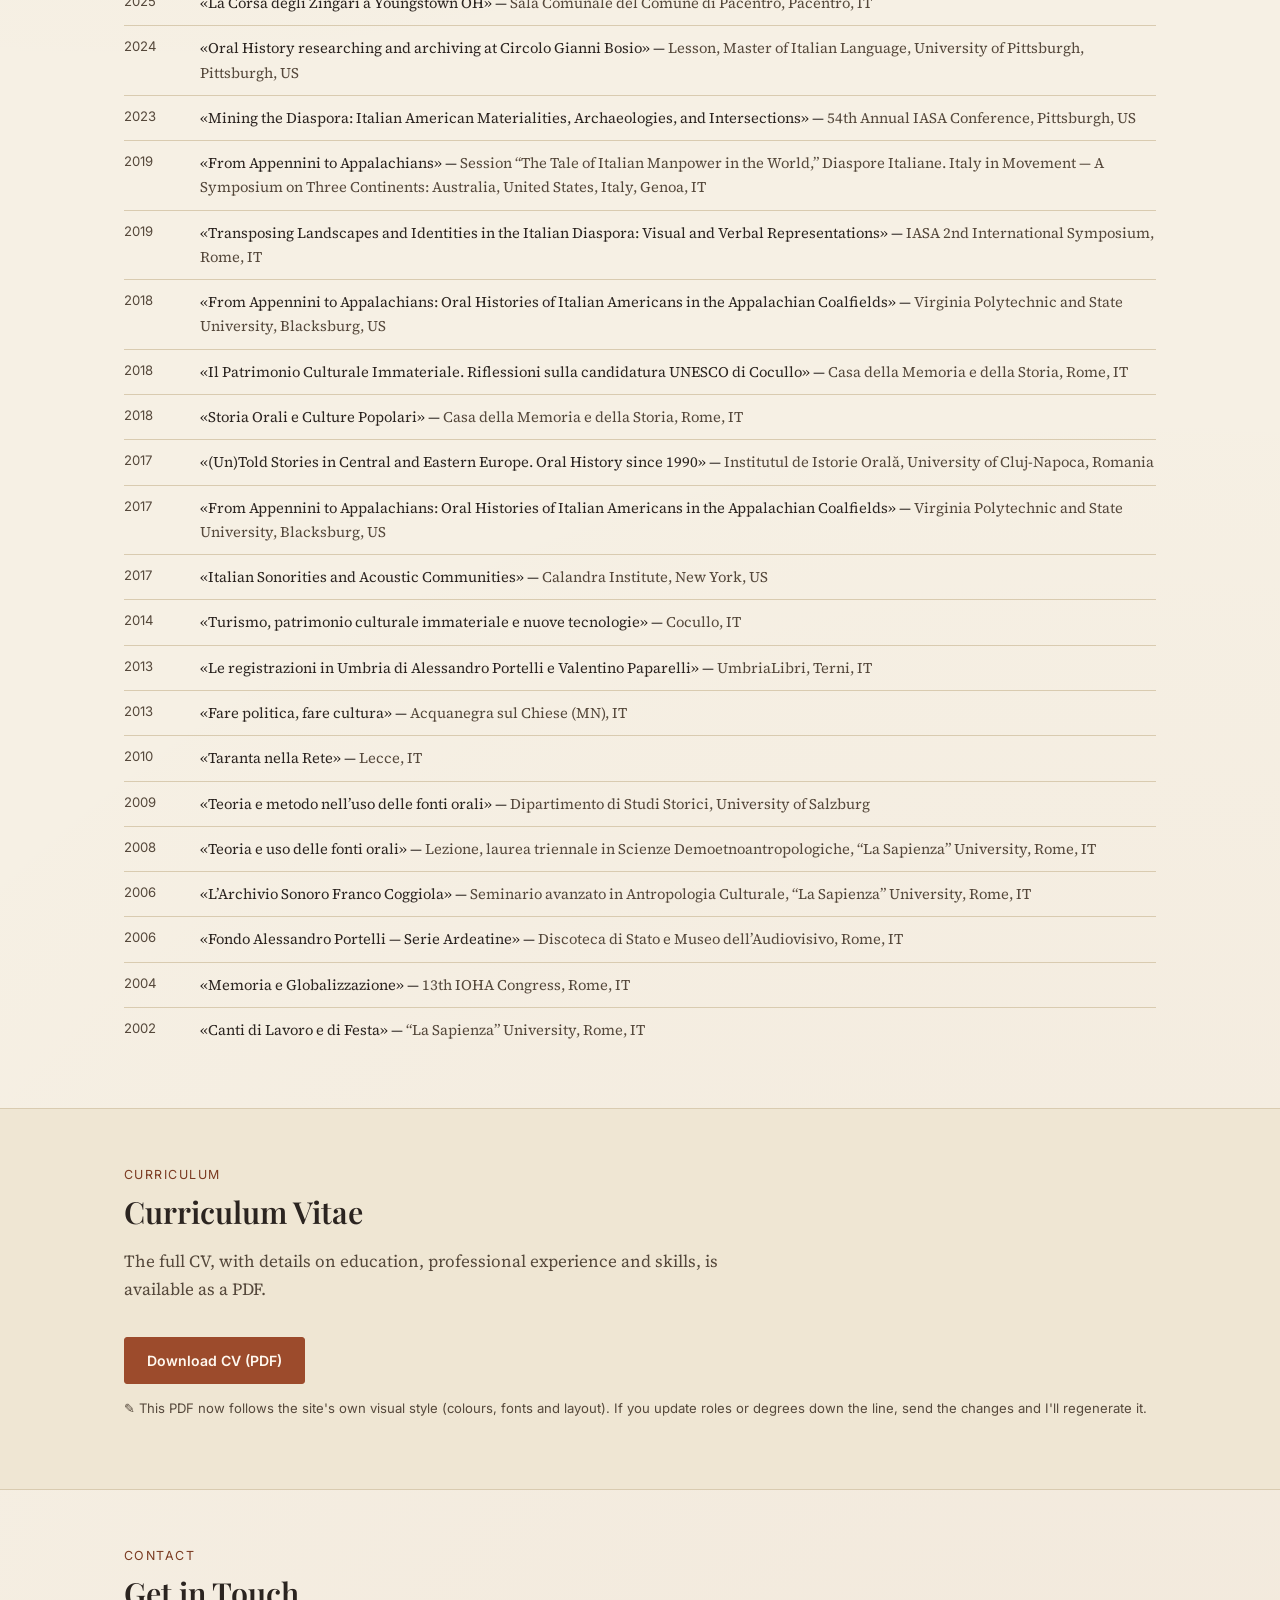
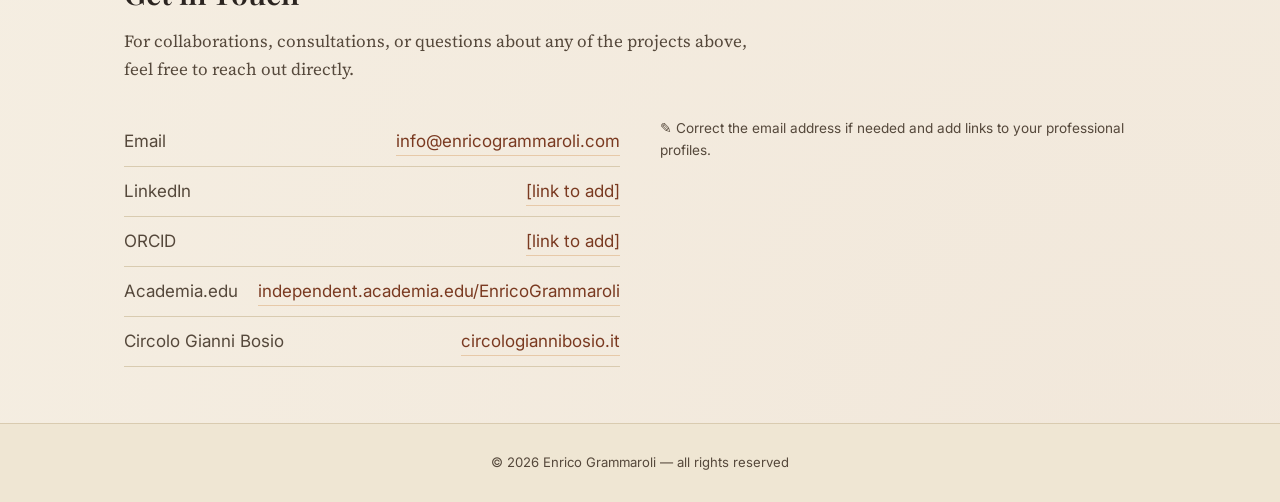
<file: pubblicazioni.html>
<!DOCTYPE html>
<html lang="en">
<head>
<meta charset="UTF-8">
<meta name="viewport" content="width=device-width, initial-scale=1.0">
<title>Publications, CV &amp; Contact — Enrico Grammaroli</title>
<meta name="description" content="Publications, curriculum vitae, and contact details for Enrico Grammaroli, archivist and oral history researcher.">
<!-- Social preview (Open Graph / Twitter) -->
<meta property="og:type" content="website">
<meta property="og:site_name" content="Enrico Grammaroli">
<meta property="og:title" content="Publications, CV &amp; Contact — Enrico Grammaroli">
<meta property="og:description" content="Publications, curriculum vitae, and contact details for Enrico Grammaroli, archivist and oral history researcher.">
<meta property="og:url" content="https://enricogrammaroli.com/pubblicazioni.html">
<meta property="og:image" content="https://enricogrammaroli.com/assets/img/og-image.jpg">
<meta property="og:image:width" content="1200">
<meta property="og:image:height" content="630">
<meta property="og:image:alt" content="Enrico Grammaroli, archivist and oral history researcher">
<meta property="og:locale" content="en_US">
<meta property="og:locale:alternate" content="it_IT">
<meta name="twitter:card" content="summary_large_image">
<link rel="canonical" href="https://enricogrammaroli.com/pubblicazioni.html">
<link rel="preconnect" href="https://fonts.googleapis.com">
<link href="https://fonts.googleapis.com/css2?family=Playfair+Display:wght@600;700&family=Source+Serif+4:opsz,wght@8..60,400;8..60,600&family=Inter:wght@400;500;600&display=swap" rel="stylesheet">
<link rel="stylesheet" href="assets/css/style.css?v=2">
</head>
<body>

<div class="build-note" data-it="Questo sito &egrave; in fase di aggiornamento &mdash; nuovi contenuti vengono aggiunti regolarmente." data-en="This site is a work in progress &mdash; new content is being added regularly.">This site is a work in progress &mdash; new content is being added regularly.</div>

<header class="site-header">
  <div class="wrap nav-row">
    <a href="index.html" class="brand">Enrico Grammaroli
      <small data-it="Archivista &middot; Ricercatore di storia orale" data-en="Archivist &middot; Oral History Researcher">Archivist &middot; Oral History Researcher</small>
    </a>
    <nav class="main-nav">
      <a href="index.html" data-it="Chi sono" data-en="About">About</a>
      <a href="progetti-archivistici.html" data-it="Progetti archivistici" data-en="Archival Projects">Archival Projects</a>
      <a href="storia-orale.html" data-it="Storia orale" data-en="Oral History">Oral History</a>
      <a href="pubblicazioni.html" class="active" data-it="Pubblicazioni &amp; contatti" data-en="Publications &amp; Contact">Publications &amp; Contact</a>
    </nav>
    <div class="lang-toggle">
      <button data-lang="it">IT</button>
      <button data-lang="en" class="active">EN</button>
    </div>
  </div>
</header>

<section class="hero" style="padding-bottom: 32px;">
  <div class="wrap">
    <span class="eyebrow" data-it="Scrittura &amp; ricerca" data-en="Writing &amp; Research">Writing &amp; Research</span>
    <h1 data-it="Pubblicazioni" data-en="Publications">Publications</h1>
    <p class="lede" data-it="Articoli, saggi e interventi a convegni su archivi sonori, storia orale e memoria delle culture popolari, tra Italia e Stati Uniti."
       data-en="Articles, essays, and conference presentations on sound archives, oral history, and the memory of popular cultures, between Italy and the United States.">Articles, essays, and conference presentations on sound archives, oral history, and the memory of popular cultures, between Italy and the United States.</p>
  </div>
</section>

<section>
  <div class="wrap">
    <h3 class="pub-subhead" data-it="Articoli" data-en="Articles">Articles</h3>
    <div class="pub-item">
      <div class="pub-title">&laquo;L&rsquo;Archivio Franco Coggiola&raquo;</div>
      <div class="pub-meta">in <em>Il de Martino. Rivista dell&rsquo;Istituto Ernesto de Martino</em>, n. 16&ndash;17, 2005.</div>
    </div>
    <div class="pub-item">
      <div class="pub-title"><a href="http://storieinmovimento.org/wp-content/uploads/2017/07/Zap18_11-Luoghi-1.pdf" target="_blank" rel="noopener">&laquo;Audiostorie&raquo;</a></div>
      <div class="pub-meta">in <em>Zapruder. Storie in Movimento</em>, n. 18, gennaio&ndash;aprile 2009, Odradek.</div>
    </div>
    <div class="pub-item">
      <div class="pub-title"><a href="https://www.academia.edu/29641855/Un_armadio_pieno_di_voci_L_Archivio_Sonoro_e_Biblioteca_Franco_Coggiola_" target="_blank" rel="noopener">&laquo;Un armadio pieno di voci. L&rsquo;archivio sonoro e biblioteca Franco Coggiola&raquo;</a></div>
      <div class="pub-meta">in <em><a href="https://www.torrossa.com/en/resources/an/2648853" target="_blank" rel="noopener">LARES. Quadrimestrale di studi demoetnoantropologici</a></em>, Olschki Editore, LXXVII (2), maggio&ndash;agosto 2011.</div>
    </div>
    <div class="pub-item">
      <div class="pub-title"><a href="https://www.academia.edu/29641401/Credendo_trov%C3%A0_un_Tasso_e_invece_%C3%A8_un_nulla" target="_blank" rel="noopener">&laquo;Credendo trovar un Tasso e invece &egrave; un nulla&raquo;</a></div>
      <div class="pub-meta">in <em><a href="https://www.torrossa.com/en/resources/an/2955873" target="_blank" rel="noopener">LARES. Quadrimestrale di studi demoetnoantropologici</a></em>, Olschki Editore, LXXVIII (1&ndash;2), gennaio&ndash;agosto 2012.</div>
    </div>
    <div class="pub-item">
      <div class="pub-title"><a href="https://storiaefuturo.eu/archivio-sonoro-franco-coggiola-roma/" target="_blank" rel="noopener">&laquo;Le voci nell&rsquo;armadio. L&rsquo;archivio sonoro Franco Coggiola di Roma e le fonti per la storia orale&raquo;</a></div>
      <div class="pub-meta">in <em>Storia e Futuro</em>, n. 34, febbraio 2014.</div>
    </div>
    <div class="pub-item">
      <div class="pub-title">&laquo;Il Circolo Gianni Bosio di Roma&raquo;</div>
      <div class="pub-meta">con Omerita Ranalli. In <em>Zapruder. Storie in Movimento</em>, n. 33, gennaio&ndash;aprile 2014, Odradek.</div>
    </div>
    <div class="pub-item">
      <div class="pub-title"><a href="https://www.acoma.it/sites/default/files/pdf-articoli/11%20Grammaroli.pdf" target="_blank" rel="noopener">&laquo;Italoappalachiani: le comunit&agrave; italoamericane nel bacino carbonifero dell&rsquo;Appalachia&raquo;</a></div>
      <div class="pub-meta">in <em>Acoma. Rivista internazionale di Studi Nordamericani</em>, 13 nuova serie, anno XXIV, autunno&ndash;inverno 2017, pp. 137&ndash;150.</div>
    </div>

    <h3 class="pub-subhead" data-it="Saggi e contributi in volume" data-en="Essays &amp; Book Chapters">Essays &amp; Book Chapters</h3>
    <div class="pub-item">
      <div class="pub-title"><a href="https://www.donzelli.it/libro/9788879897297" target="_blank" rel="noopener">&laquo;Il borgo e la borgata. I ragazzi di Don Bosco e l&rsquo;altra Roma del dopoguerra&raquo;</a></div>
      <div class="pub-meta">con Federica Cannelli, Alessandro Portelli, Ulrike Viccaro. Roma, Donzelli, 2002. ISBN 978&ndash;88&ndash;7989&ndash;729&ndash;7.</div>
    </div>
    <div class="pub-item">
      <div class="pub-title"><a href="https://www.academia.edu/43117561/Il_Fondo_Elvira_Nobilio_dell_Archivio_Sonoro_Franco_Coggiola" target="_blank" rel="noopener">&laquo;Il fondo Elvira Nobilio nell&rsquo;Archivio Sonoro Franco Coggiola&raquo;</a></div>
      <div class="pub-meta">in <em><a href="https://www.squilibri.it/catalogo/i-giorni-cantati/omerita-ranalli-canti-e-racconti-dei-contadini-d-abruzzo" target="_blank" rel="noopener">Canti e racconti dei contadini d&rsquo;Abruzzo. Le registrazioni di Elvira Nobilio (1957&ndash;58)</a></em>, a cura di Omerita Ranalli. Roma, Squilibri, 2015. ISBN 978&ndash;88&ndash;89009&ndash;80&ndash;2.</div>
    </div>

    <h3 class="pub-subhead" data-it="Interventi e relazioni" data-en="Presentations &amp; Talks">Presentations &amp; Talks</h3>
    <div class="talk-row"><div class="talk-year">2026</div><div>&laquo;Collelongo between local and diasporic communities: a ReStory case-study&raquo; &mdash; <span class="talk-venue">RESTORY Consortium Meeting, Nea Smyrni Cultural Center, Athens, GR</span></div></div>
    <div class="talk-row"><div class="talk-year">2026</div><div>&laquo;Sui bombardieri ce stava Clarke Gable.&raquo; Gli americani attraverso gli occhi del popolo romano tra guerra e liberazione &mdash; con Omerita Ranalli &mdash; <span class="talk-venue">Session &ldquo;Rome Studies,&rdquo; AATI Annual International Conference, Arkansas State University, Rome, IT</span></div></div>
    <div class="talk-row"><div class="talk-year">2025</div><div>&laquo;Storytelling and Digital Humanities&raquo; &mdash; <span class="talk-venue">Blue4EU Workshop, CSV Lazio, Rome, IT</span></div></div>
    <div class="talk-row"><div class="talk-year">2025</div><div>&laquo;La Corsa degli Zingari a Youngstown OH&raquo; &mdash; <span class="talk-venue">Sala Comunale del Comune di Pacentro, Pacentro, IT</span></div></div>
    <div class="talk-row"><div class="talk-year">2024</div><div>&laquo;Oral History researching and archiving at Circolo Gianni Bosio&raquo; &mdash; <span class="talk-venue">Lesson, Master of Italian Language, University of Pittsburgh, Pittsburgh, US</span></div></div>
    <div class="talk-row"><div class="talk-year">2023</div><div>&laquo;Mining the Diaspora: Italian American Materialities, Archaeologies, and Intersections&raquo; &mdash; <span class="talk-venue">54th Annual IASA Conference, Pittsburgh, US</span></div></div>
    <div class="talk-row"><div class="talk-year">2019</div><div>&laquo;From Appennini to Appalachians&raquo; &mdash; <span class="talk-venue">Session &ldquo;The Tale of Italian Manpower in the World,&rdquo; Diaspore Italiane. Italy in Movement &mdash; A Symposium on Three Continents: Australia, United States, Italy, Genoa, IT</span></div></div>
    <div class="talk-row"><div class="talk-year">2019</div><div>&laquo;Transposing Landscapes and Identities in the Italian Diaspora: Visual and Verbal Representations&raquo; &mdash; <span class="talk-venue">IASA 2nd International Symposium, Rome, IT</span></div></div>
    <div class="talk-row"><div class="talk-year">2018</div><div>&laquo;From Appennini to Appalachians: Oral Histories of Italian Americans in the Appalachian Coalfields&raquo; &mdash; <span class="talk-venue">Virginia Polytechnic and State University, Blacksburg, US</span></div></div>
    <div class="talk-row"><div class="talk-year">2018</div><div>&laquo;Il Patrimonio Culturale Immateriale. Riflessioni sulla candidatura UNESCO di Cocullo&raquo; &mdash; <span class="talk-venue">Casa della Memoria e della Storia, Rome, IT</span></div></div>
    <div class="talk-row"><div class="talk-year">2018</div><div>&laquo;Storia Orali e Culture Popolari&raquo; &mdash; <span class="talk-venue">Casa della Memoria e della Storia, Rome, IT</span></div></div>
    <div class="talk-row"><div class="talk-year">2017</div><div>&laquo;(Un)Told Stories in Central and Eastern Europe. Oral History since 1990&raquo; &mdash; <span class="talk-venue">Institutul de Istorie Oral&#259;, University of Cluj-Napoca, Romania</span></div></div>
    <div class="talk-row"><div class="talk-year">2017</div><div>&laquo;From Appennini to Appalachians: Oral Histories of Italian Americans in the Appalachian Coalfields&raquo; &mdash; <span class="talk-venue">Virginia Polytechnic and State University, Blacksburg, US</span></div></div>
    <div class="talk-row"><div class="talk-year">2017</div><div>&laquo;Italian Sonorities and Acoustic Communities&raquo; &mdash; <span class="talk-venue">Calandra Institute, New York, US</span></div></div>
    <div class="talk-row"><div class="talk-year">2014</div><div>&laquo;Turismo, patrimonio culturale immateriale e nuove tecnologie&raquo; &mdash; <span class="talk-venue">Cocullo, IT</span></div></div>
    <div class="talk-row"><div class="talk-year">2013</div><div>&laquo;Le registrazioni in Umbria di Alessandro Portelli e Valentino Paparelli&raquo; &mdash; <span class="talk-venue">UmbriaLibri, Terni, IT</span></div></div>
    <div class="talk-row"><div class="talk-year">2013</div><div>&laquo;Fare politica, fare cultura&raquo; &mdash; <span class="talk-venue">Acquanegra sul Chiese (MN), IT</span></div></div>
    <div class="talk-row"><div class="talk-year">2010</div><div>&laquo;Taranta nella Rete&raquo; &mdash; <span class="talk-venue">Lecce, IT</span></div></div>
    <div class="talk-row"><div class="talk-year">2009</div><div>&laquo;Teoria e metodo nell&rsquo;uso delle fonti orali&raquo; &mdash; <span class="talk-venue">Dipartimento di Studi Storici, University of Salzburg</span></div></div>
    <div class="talk-row"><div class="talk-year">2008</div><div>&laquo;Teoria e uso delle fonti orali&raquo; &mdash; <span class="talk-venue">Lezione, laurea triennale in Scienze Demoetnoantropologiche, &ldquo;La Sapienza&rdquo; University, Rome, IT</span></div></div>
    <div class="talk-row"><div class="talk-year">2006</div><div>&laquo;L&rsquo;Archivio Sonoro Franco Coggiola&raquo; &mdash; <span class="talk-venue">Seminario avanzato in Antropologia Culturale, &ldquo;La Sapienza&rdquo; University, Rome, IT</span></div></div>
    <div class="talk-row"><div class="talk-year">2006</div><div>&laquo;Fondo Alessandro Portelli &mdash; Serie Ardeatine&raquo; &mdash; <span class="talk-venue">Discoteca di Stato e Museo dell&rsquo;Audiovisivo, Rome, IT</span></div></div>
    <div class="talk-row"><div class="talk-year">2004</div><div>&laquo;Memoria e Globalizzazione&raquo; &mdash; <span class="talk-venue">13th IOHA Congress, Rome, IT</span></div></div>
    <div class="talk-row"><div class="talk-year">2002</div><div>&laquo;Canti di Lavoro e di Festa&raquo; &mdash; <span class="talk-venue">&ldquo;La Sapienza&rdquo; University, Rome, IT</span></div></div>
  </div>
</section>

<section class="alt" id="cv">
  <div class="wrap">
    <div class="section-head">
      <span class="eyebrow" data-it="Curriculum" data-en="Curriculum">Curriculum</span>
      <h2 data-it="Curriculum Vitae" data-en="Curriculum Vitae">Curriculum Vitae</h2>
      <p data-it="Il CV completo, con dettagli su formazione, esperienze professionali e competenze, &egrave; disponibile in formato PDF."
         data-en="The full CV, with details on education, professional experience and skills, is available as a PDF.">The full CV, with details on education, professional experience and skills, is available as a PDF.</p>
    </div>
    <a href="assets/enrico-grammaroli-cv.pdf" class="btn primary" data-it="Scarica il CV (PDF)" data-en="Download CV (PDF)">Download CV (PDF)</a>
    <p style="margin-top:14px; font-family: var(--font-sans); font-size: 0.82rem; color: var(--ink-soft);"
       data-it="&#9998; Il PDF ripropone lo stile grafico del sito (colori, font e impaginazione). Se in futuro aggiorni ruoli o titoli di studio, invia le modifiche e lo rigenero."
       data-en="&#9998; This PDF now follows the site's own visual style (colours, fonts and layout). If you update roles or degrees down the line, send the changes and I'll regenerate it.">&#9998; This PDF now follows the site's own visual style (colours, fonts and layout). If you update roles or degrees down the line, send the changes and I'll regenerate it.</p>
  </div>
</section>

<section id="contatti">
  <div class="wrap">
    <div class="section-head">
      <span class="eyebrow" data-it="Contatti" data-en="Contact">Contact</span>
      <h2 data-it="Contatti" data-en="Get in Touch">Get in Touch</h2>
      <p data-it="Per collaborazioni, consulenze o richieste di informazioni sui progetti, puoi scrivermi direttamente."
         data-en="For collaborations, consultations, or questions about any of the projects above, feel free to reach out directly.">For collaborations, consultations, or questions about any of the projects above, feel free to reach out directly.</p>
    </div>

    <div class="contact-grid">
      <ul class="contact-list">
        <li><span class="label" data-it="Email" data-en="Email">Email</span> <a href="mailto:info@enricogrammaroli.com">info@enricogrammaroli.com</a></li>
        <li><span class="label">LinkedIn</span> <a href="#" data-it="[link da aggiungere]" data-en="[link to add]">[link to add]</a></li>
        <li><span class="label">ORCID</span> <a href="#" data-it="[link da aggiungere]" data-en="[link to add]">[link to add]</a></li>
        <li><span class="label">Academia.edu</span> <a href="https://independent.academia.edu/EnricoGrammaroli" target="_blank" rel="noopener">independent.academia.edu/EnricoGrammaroli</a></li>
        <li><span class="label" data-it="Circolo Gianni Bosio" data-en="Circolo Gianni Bosio">Circolo Gianni Bosio</span> <a href="https://www.circologiannibosio.it" target="_blank" rel="noopener">circologiannibosio.it</a></li>
      </ul>
      <div>
        <p style="font-family: var(--font-sans); font-size: 0.85rem; color: var(--ink-soft);"
           data-it="&#9998; Correggi l&rsquo;indirizzo email se necessario e aggiungi i link ai tuoi profili professionali."
           data-en="&#9998; Correct the email address if needed and add links to your professional profiles.">&#9998; Correct the email address if needed and add links to your professional profiles.</p>
      </div>
    </div>
  </div>
</section>

<footer class="site-footer">
  <div class="wrap">
    <p style="margin:0;">&copy; 2026 Enrico Grammaroli &mdash; <span data-it="tutti i diritti riservati" data-en="all rights reserved">all rights reserved</span></p>
  </div>
</footer>

<script src="assets/js/lang.js"></script>
</body>
</html>
</file>
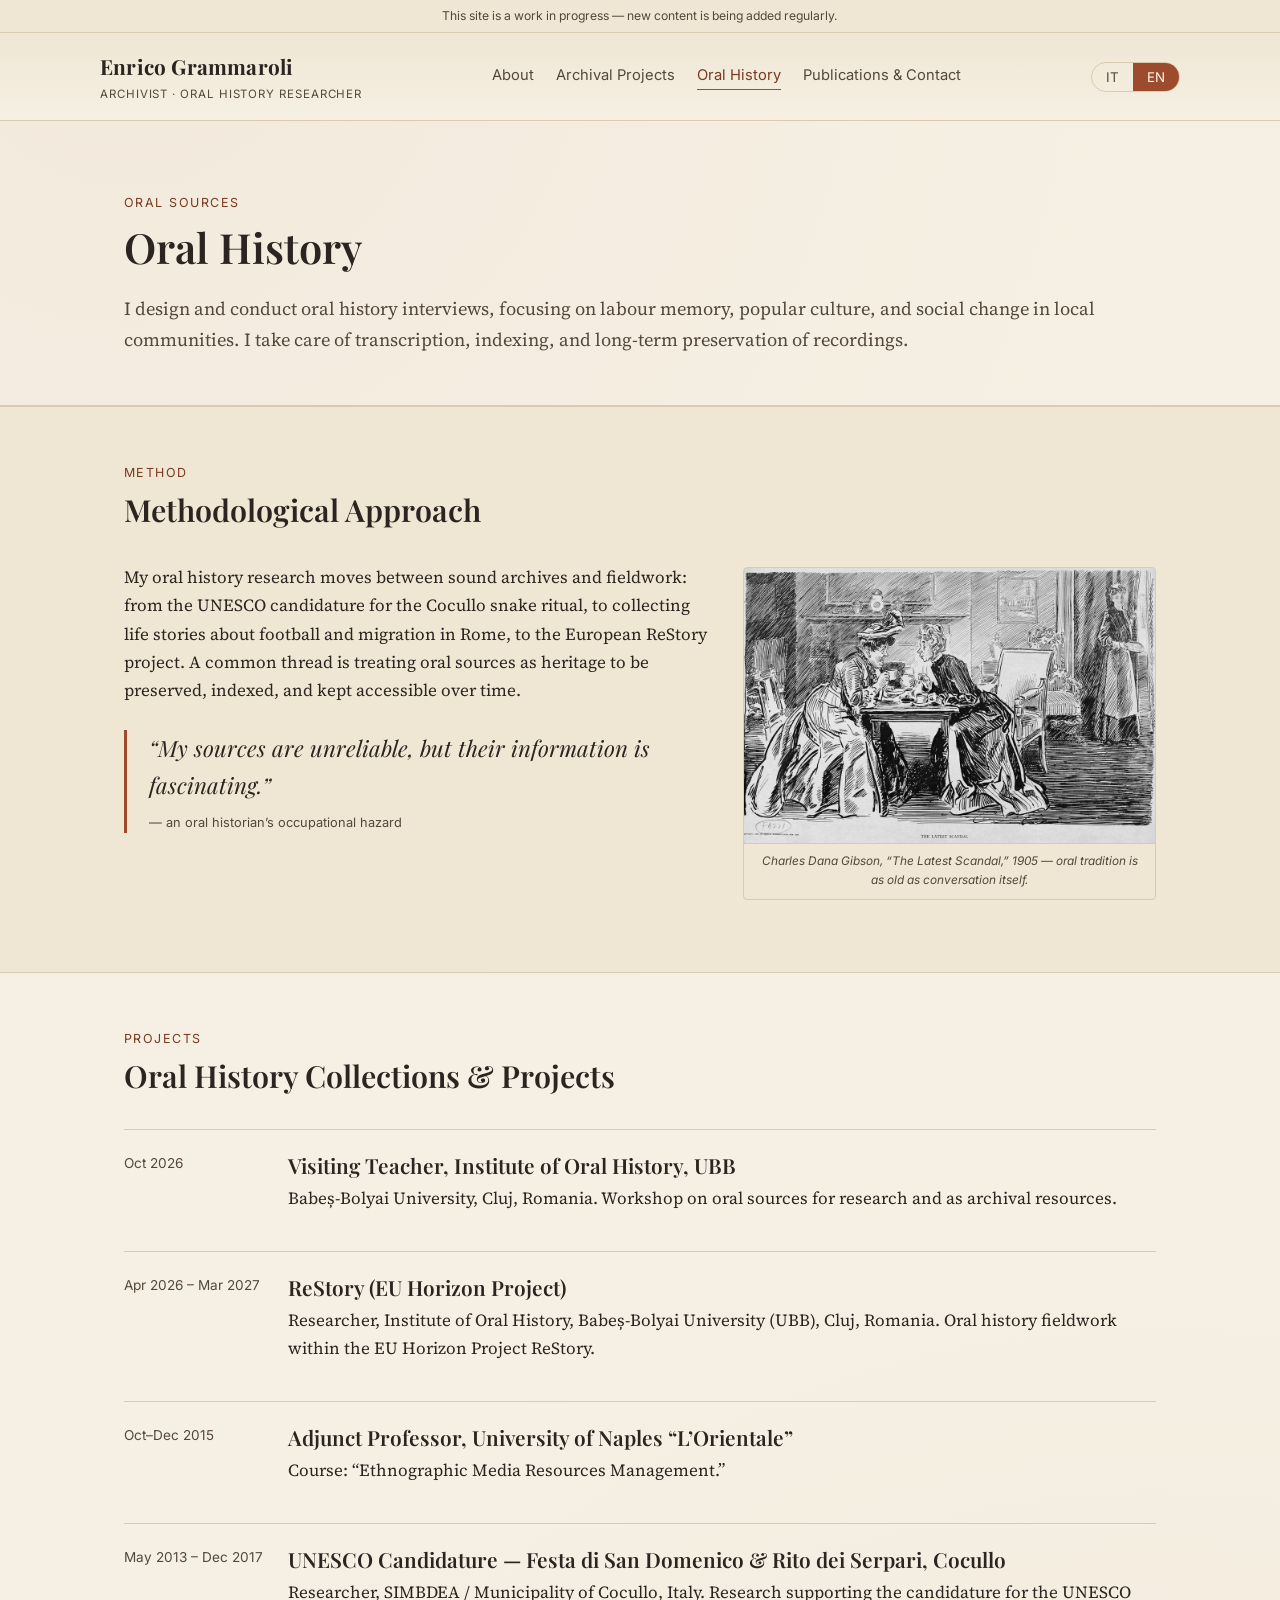
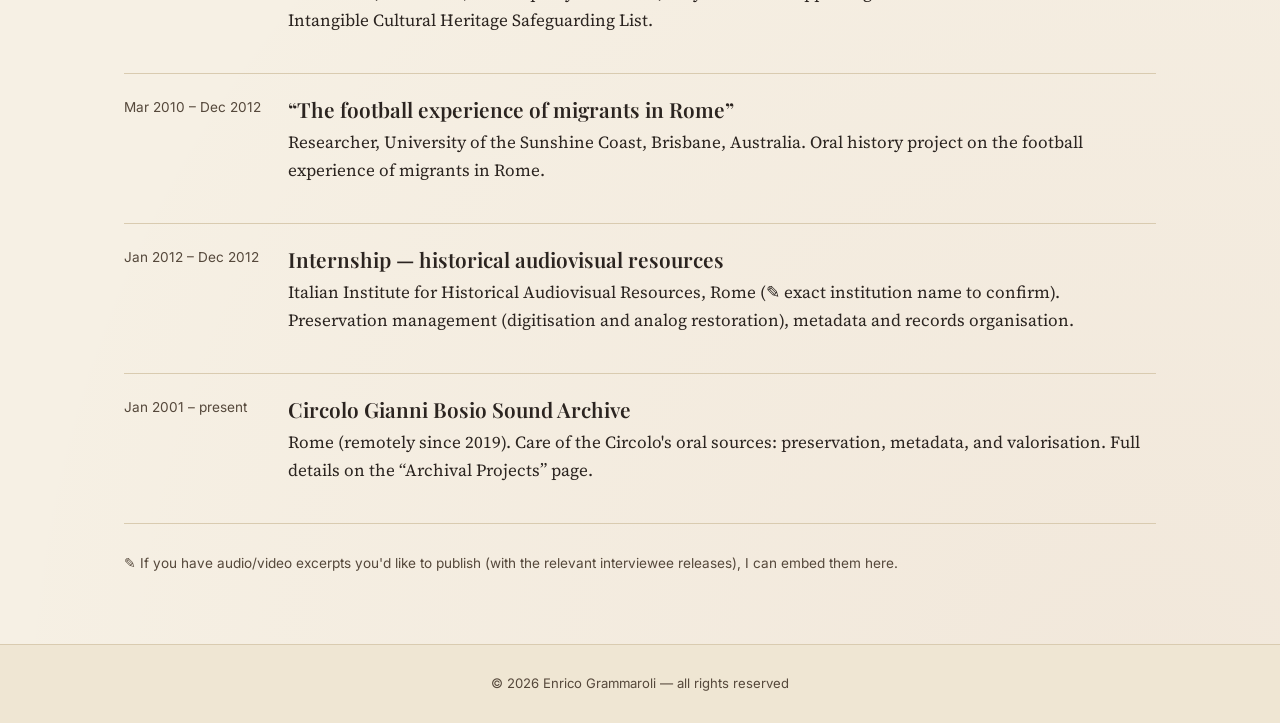
<file: storia-orale.html>
<!DOCTYPE html>
<html lang="en">
<head>
<meta charset="UTF-8">
<meta name="viewport" content="width=device-width, initial-scale=1.0">
<title>Oral History — Enrico Grammaroli</title>
<meta name="description" content="Oral history projects, interview collections, and sound archives curated by Enrico Grammaroli.">
<!-- Social preview (Open Graph / Twitter) -->
<meta property="og:type" content="website">
<meta property="og:site_name" content="Enrico Grammaroli">
<meta property="og:title" content="Oral History — Enrico Grammaroli">
<meta property="og:description" content="Oral history projects, interview collections, and sound archives curated by Enrico Grammaroli.">
<meta property="og:url" content="https://enricogrammaroli.com/storia-orale.html">
<meta property="og:image" content="https://enricogrammaroli.com/assets/img/og-image.jpg">
<meta property="og:image:width" content="1200">
<meta property="og:image:height" content="630">
<meta property="og:image:alt" content="Enrico Grammaroli, archivist and oral history researcher">
<meta property="og:locale" content="en_US">
<meta property="og:locale:alternate" content="it_IT">
<meta name="twitter:card" content="summary_large_image">
<link rel="canonical" href="https://enricogrammaroli.com/storia-orale.html">
<link rel="preconnect" href="https://fonts.googleapis.com">
<link href="https://fonts.googleapis.com/css2?family=Playfair+Display:wght@600;700&family=Source+Serif+4:opsz,wght@8..60,400;8..60,600&family=Inter:wght@400;500;600&display=swap" rel="stylesheet">
<link rel="stylesheet" href="assets/css/style.css?v=2">
</head>
<body>

<div class="build-note" data-it="Questo sito &egrave; in fase di aggiornamento &mdash; nuovi contenuti vengono aggiunti regolarmente." data-en="This site is a work in progress &mdash; new content is being added regularly.">This site is a work in progress &mdash; new content is being added regularly.</div>

<header class="site-header">
  <div class="wrap nav-row">
    <a href="index.html" class="brand">Enrico Grammaroli
      <small data-it="Archivista &middot; Ricercatore di storia orale" data-en="Archivist &middot; Oral History Researcher">Archivist &middot; Oral History Researcher</small>
    </a>
    <nav class="main-nav">
      <a href="index.html" data-it="Chi sono" data-en="About">About</a>
      <a href="progetti-archivistici.html" data-it="Progetti archivistici" data-en="Archival Projects">Archival Projects</a>
      <a href="storia-orale.html" class="active" data-it="Storia orale" data-en="Oral History">Oral History</a>
      <a href="pubblicazioni.html" data-it="Pubblicazioni &amp; contatti" data-en="Publications &amp; Contact">Publications &amp; Contact</a>
    </nav>
    <div class="lang-toggle">
      <button data-lang="it">IT</button>
      <button data-lang="en" class="active">EN</button>
    </div>
  </div>
</header>

<section class="hero" style="padding-bottom: 32px;">
  <div class="wrap">
    <span class="eyebrow" data-it="Fonti orali" data-en="Oral Sources">Oral Sources</span>
    <h1 data-it="Storia orale" data-en="Oral History">Oral History</h1>
    <p class="lede" data-it="Progetto e conduco interviste di storia orale, con attenzione alla memoria del lavoro, alla cultura popolare e alle trasformazioni sociali del territorio. Cura la trascrizione, l&rsquo;indicizzazione e la conservazione a lungo termine delle registrazioni."
       data-en="I design and conduct oral history interviews, focusing on labour memory, popular culture, and social change in local communities. I take care of transcription, indexing, and long-term preservation of recordings.">I design and conduct oral history interviews, focusing on labour memory, popular culture, and social change in local communities. I take care of transcription, indexing, and long-term preservation of recordings.</p>
  </div>
</section>

<section class="alt">
  <div class="wrap">
    <div class="section-head">
      <span class="eyebrow" data-it="Metodo" data-en="Method">Method</span>
      <h2 data-it="Approccio metodologico" data-en="Methodological Approach">Methodological Approach</h2>
    </div>
    <div class="method-body">
    <figure class="method-figure">
      <img src="assets/img/storia-orale/the-latest-scandal.jpg" alt="Charles Dana Gibson illustration, &quot;The Latest Scandal,&quot; 1905: two women exchanging gossip over tea">
      <figcaption data-it="Charles Dana Gibson, &laquo;L&rsquo;ultimo scandalo&raquo;, 1905 &mdash; la tradizione orale &egrave; antica quanto la conversazione stessa."
                  data-en="Charles Dana Gibson, &ldquo;The Latest Scandal,&rdquo; 1905 &mdash; oral tradition is as old as conversation itself.">Charles Dana Gibson, &ldquo;The Latest Scandal,&rdquo; 1905 &mdash; oral tradition is as old as conversation itself.</figcaption>
    </figure>
    <p data-it="Le mie ricerche di storia orale si muovono tra archivi sonori e lavoro sul campo: dalla candidatura UNESCO del rito di Cocullo alla raccolta di storie di vita legate al calcio e alla migrazione a Roma, fino al progetto europeo ReStory. Un filo comune &egrave; la cura delle fonti orali come patrimonio da conservare, indicizzare e rendere accessibile nel tempo."
       data-en="My oral history research moves between sound archives and fieldwork: from the UNESCO candidature for the Cocullo snake ritual, to collecting life stories about football and migration in Rome, to the European ReStory project. A common thread is treating oral sources as heritage to be preserved, indexed, and kept accessible over time.">My oral history research moves between sound archives and fieldwork: from the UNESCO candidature for the Cocullo snake ritual, to collecting life stories about football and migration in Rome, to the European ReStory project. A common thread is treating oral sources as heritage to be preserved, indexed, and kept accessible over time.</p>
    <div class="pull">
      <span data-it="&laquo;Le mie fonti non sono affidabili, ma le loro informazioni sono affascinanti.&raquo;"
            data-en="&ldquo;My sources are unreliable, but their information is fascinating.&rdquo;">&ldquo;My sources are unreliable, but their information is fascinating.&rdquo;</span>
      <cite data-it="&mdash; rischio del mestiere dello storico orale" data-en="&mdash; an oral historian&rsquo;s occupational hazard">&mdash; an oral historian&rsquo;s occupational hazard</cite>
    </div>
    </div>
  </div>
</section>

<section>
  <div class="wrap">
    <div class="section-head">
      <span class="eyebrow" data-it="Progetti" data-en="Projects">Projects</span>
      <h2 data-it="Raccolte e progetti di storia orale" data-en="Oral History Collections &amp; Projects">Oral History Collections &amp; Projects</h2>
    </div>

    <div class="list-block">
      <div class="list-item">
        <div class="when" data-it="ott 2026" data-en="Oct 2026">Oct 2026</div>
        <div>
          <h3 data-it="Visiting Teacher, Institute of Oral History, UBB" data-en="Visiting Teacher, Institute of Oral History, UBB">Visiting Teacher, Institute of Oral History, UBB</h3>
          <p data-it="Universitatea Babe&#537;-Bolyai, Cluj, Romania. Workshop sulle fonti orali per la ricerca e come risorse archivistiche."
             data-en="Babe&#537;-Bolyai University, Cluj, Romania. Workshop on oral sources for research and as archival resources.">Babe&#537;-Bolyai University, Cluj, Romania. Workshop on oral sources for research and as archival resources.</p>
        </div>
      </div>
      <div class="list-item">
        <div class="when" data-it="apr 2026 &ndash; mar 2027" data-en="Apr 2026 &ndash; Mar 2027">Apr 2026 &ndash; Mar 2027</div>
        <div>
          <h3 data-it="ReStory (progetto europeo Horizon)" data-en="ReStory (EU Horizon Project)">ReStory (EU Horizon Project)</h3>
          <p data-it="Ricercatore, Institute of Oral History, Universitatea Babe&#537;-Bolyai (UBB), Cluj, Romania. Ricerca sul campo di storia orale nell&rsquo;ambito del progetto europeo Horizon ReStory."
             data-en="Researcher, Institute of Oral History, Babe&#537;-Bolyai University (UBB), Cluj, Romania. Oral history fieldwork within the EU Horizon Project ReStory.">Researcher, Institute of Oral History, Babe&#537;-Bolyai University (UBB), Cluj, Romania. Oral history fieldwork within the EU Horizon Project ReStory.</p>
        </div>
      </div>
      <div class="list-item">
        <div class="when" data-it="ott&ndash;dic 2015" data-en="Oct&ndash;Dec 2015">Oct&ndash;Dec 2015</div>
        <div>
          <h3 data-it="Docenza a contratto, Universit&agrave; L&rsquo;Orientale, Napoli" data-en="Adjunct Professor, University of Naples &ldquo;L&rsquo;Orientale&rdquo;">Adjunct Professor, University of Naples &ldquo;L&rsquo;Orientale&rdquo;</h3>
          <p data-it="Corso di &laquo;Ethnographic Media Resources Management&raquo; (Gestione delle risorse etnografiche audiovisive)."
             data-en="Course: &ldquo;Ethnographic Media Resources Management.&rdquo;">Course: &ldquo;Ethnographic Media Resources Management.&rdquo;</p>
        </div>
      </div>
      <div class="list-item">
        <div class="when" data-it="mag 2013 &ndash; dic 2017" data-en="May 2013 &ndash; Dec 2017">May 2013 &ndash; Dec 2017</div>
        <div>
          <h3 data-it="Candidatura UNESCO &mdash; Festa di San Domenico e Rito dei Serpari, Cocullo" data-en="UNESCO Candidature &mdash; Festa di San Domenico &amp; Rito dei Serpari, Cocullo">UNESCO Candidature &mdash; Festa di San Domenico &amp; Rito dei Serpari, Cocullo</h3>
          <p data-it="Ricercatore, SIMBDEA / Comune di Cocullo, Italia. Ricerca a supporto della candidatura alla Lista di salvaguardia del Patrimonio Culturale Immateriale UNESCO."
             data-en="Researcher, SIMBDEA / Municipality of Cocullo, Italy. Research supporting the candidature for the UNESCO Intangible Cultural Heritage Safeguarding List.">Researcher, SIMBDEA / Municipality of Cocullo, Italy. Research supporting the candidature for the UNESCO Intangible Cultural Heritage Safeguarding List.</p>
        </div>
      </div>
      <div class="list-item">
        <div class="when" data-it="mar 2010 &ndash; dic 2012" data-en="Mar 2010 &ndash; Dec 2012">Mar 2010 &ndash; Dec 2012</div>
        <div>
          <h3 data-it="&laquo;The football experience of migrants in Rome&raquo;" data-en="&ldquo;The football experience of migrants in Rome&rdquo;">&ldquo;The football experience of migrants in Rome&rdquo;</h3>
          <p data-it="Ricercatore, University of the Sunshine Coast, Brisbane, Australia. Progetto di storia orale sull&rsquo;esperienza calcistica dei migranti a Roma."
             data-en="Researcher, University of the Sunshine Coast, Brisbane, Australia. Oral history project on the football experience of migrants in Rome.">Researcher, University of the Sunshine Coast, Brisbane, Australia. Oral history project on the football experience of migrants in Rome.</p>
        </div>
      </div>
      <div class="list-item">
        <div class="when" data-it="gen 2012 &ndash; dic 2012" data-en="Jan 2012 &ndash; Dec 2012">Jan 2012 &ndash; Dec 2012</div>
        <div>
          <h3 data-it="Tirocinio &mdash; risorse audiovisive storiche" data-en="Internship &mdash; historical audiovisual resources">Internship &mdash; historical audiovisual resources</h3>
          <p data-it="Istituto italiano per le risorse audiovisive storiche, Roma (&#9998; nome esatto dell&rsquo;istituzione da confermare). Gestione della conservazione (digitalizzazione e restauro analogico), organizzazione di metadati e materiali."
             data-en="Italian Institute for Historical Audiovisual Resources, Rome (&#9998; exact institution name to confirm). Preservation management (digitisation and analog restoration), metadata and records organisation.">Italian Institute for Historical Audiovisual Resources, Rome (&#9998; exact institution name to confirm). Preservation management (digitisation and analog restoration), metadata and records organisation.</p>
        </div>
      </div>
      <div class="list-item">
        <div class="when" data-it="gen 2001 &ndash; oggi" data-en="Jan 2001 &ndash; present">Jan 2001 &ndash; present</div>
        <div>
          <h3 data-it="Archivio Sonoro del Circolo Gianni Bosio" data-en="Circolo Gianni Bosio Sound Archive">Circolo Gianni Bosio Sound Archive</h3>
          <p data-it="Roma (in remoto dal 2019). Cura delle fonti orali del Circolo: conservazione, metadatazione e valorizzazione. Dettagli completi nella pagina &laquo;Progetti archivistici&raquo;."
             data-en="Rome (remotely since 2019). Care of the Circolo's oral sources: preservation, metadata, and valorisation. Full details on the &ldquo;Archival Projects&rdquo; page.">Rome (remotely since 2019). Care of the Circolo's oral sources: preservation, metadata, and valorisation. Full details on the &ldquo;Archival Projects&rdquo; page.</p>
        </div>
      </div>
    </div>

    <p style="margin-top:28px; font-family: var(--font-sans); font-size: 0.85rem; color: var(--ink-soft);"
       data-it="&#9998; Se disponi di estratti audio/video che desideri pubblicare (con relative liberatorie dagli intervistati), posso integrarli qui."
       data-en="&#9998; If you have audio/video excerpts you'd like to publish (with the relevant interviewee releases), I can embed them here.">&#9998; If you have audio/video excerpts you'd like to publish (with the relevant interviewee releases), I can embed them here.</p>
  </div>
</section>

<footer class="site-footer">
  <div class="wrap">
    <p style="margin:0;">&copy; 2026 Enrico Grammaroli &mdash; <span data-it="tutti i diritti riservati" data-en="all rights reserved">all rights reserved</span></p>
  </div>
</footer>

<script src="assets/js/lang.js"></script>
</body>
</html>
</file>
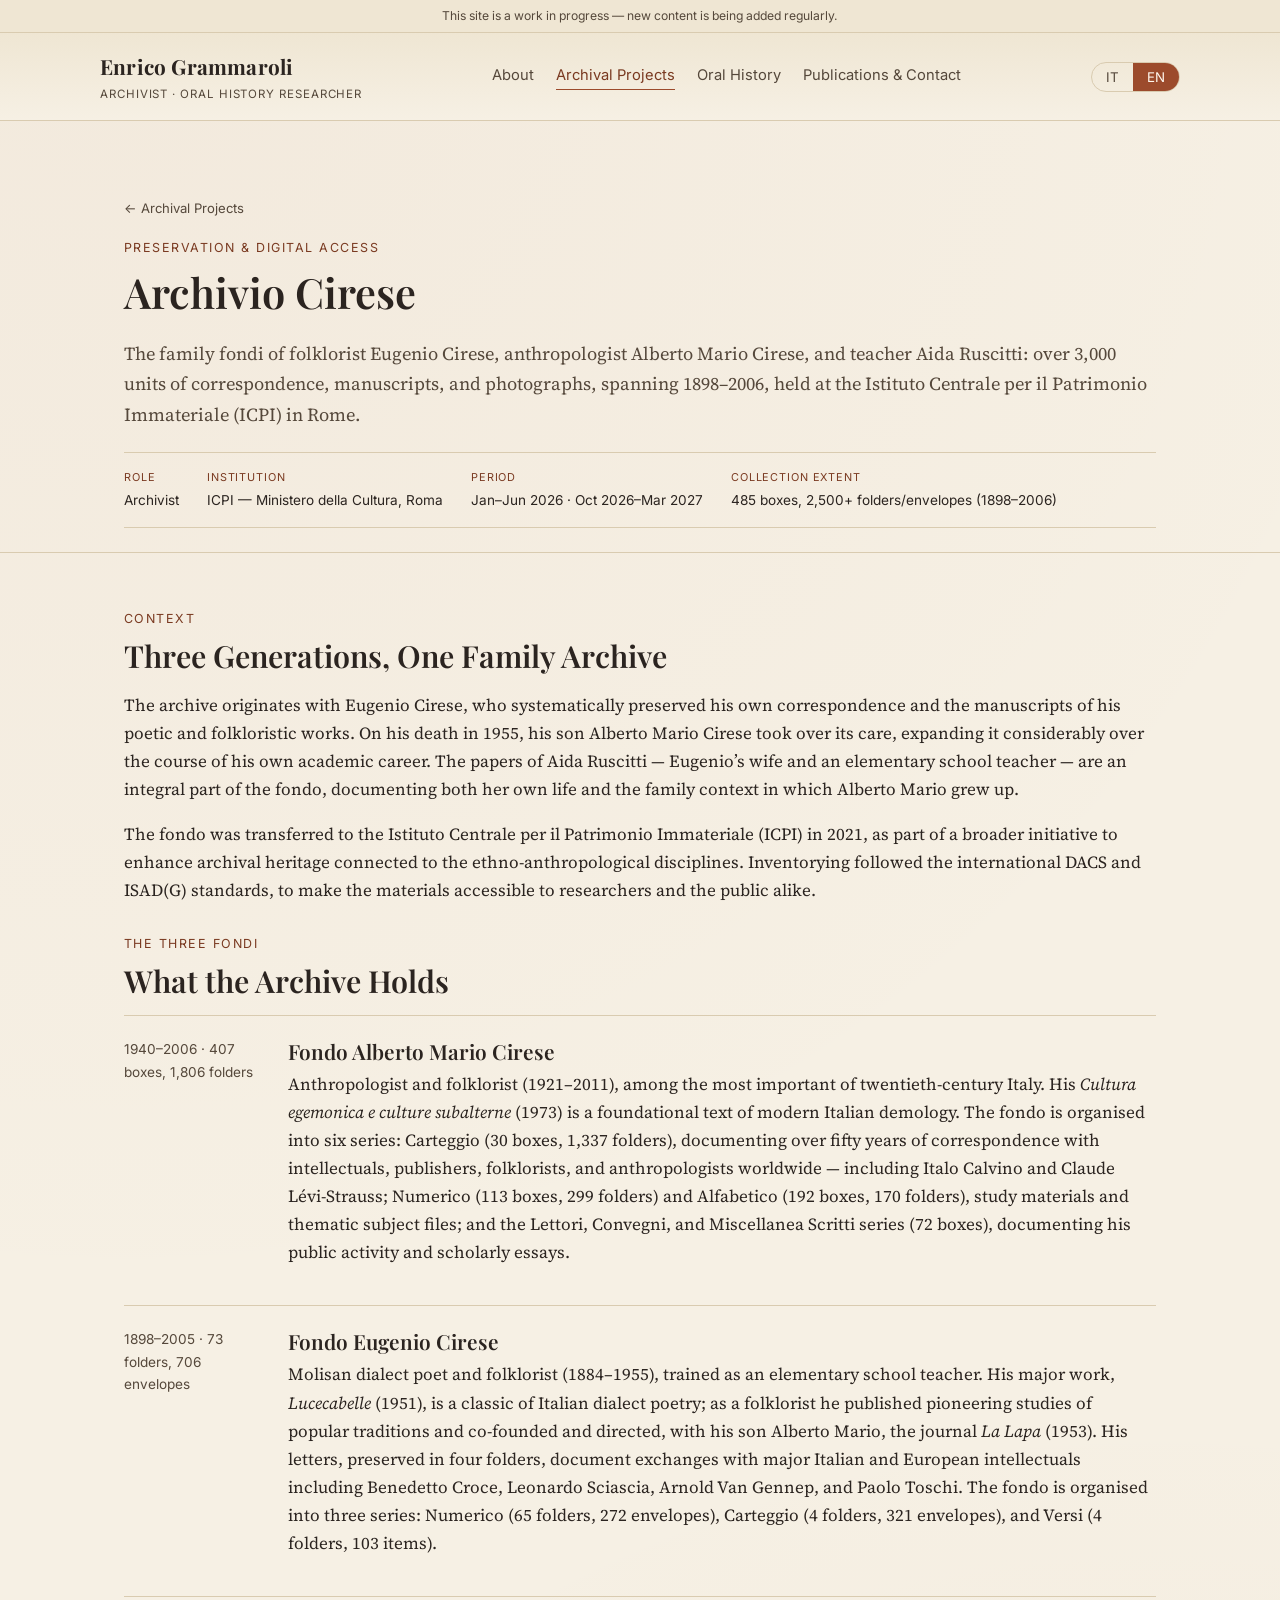
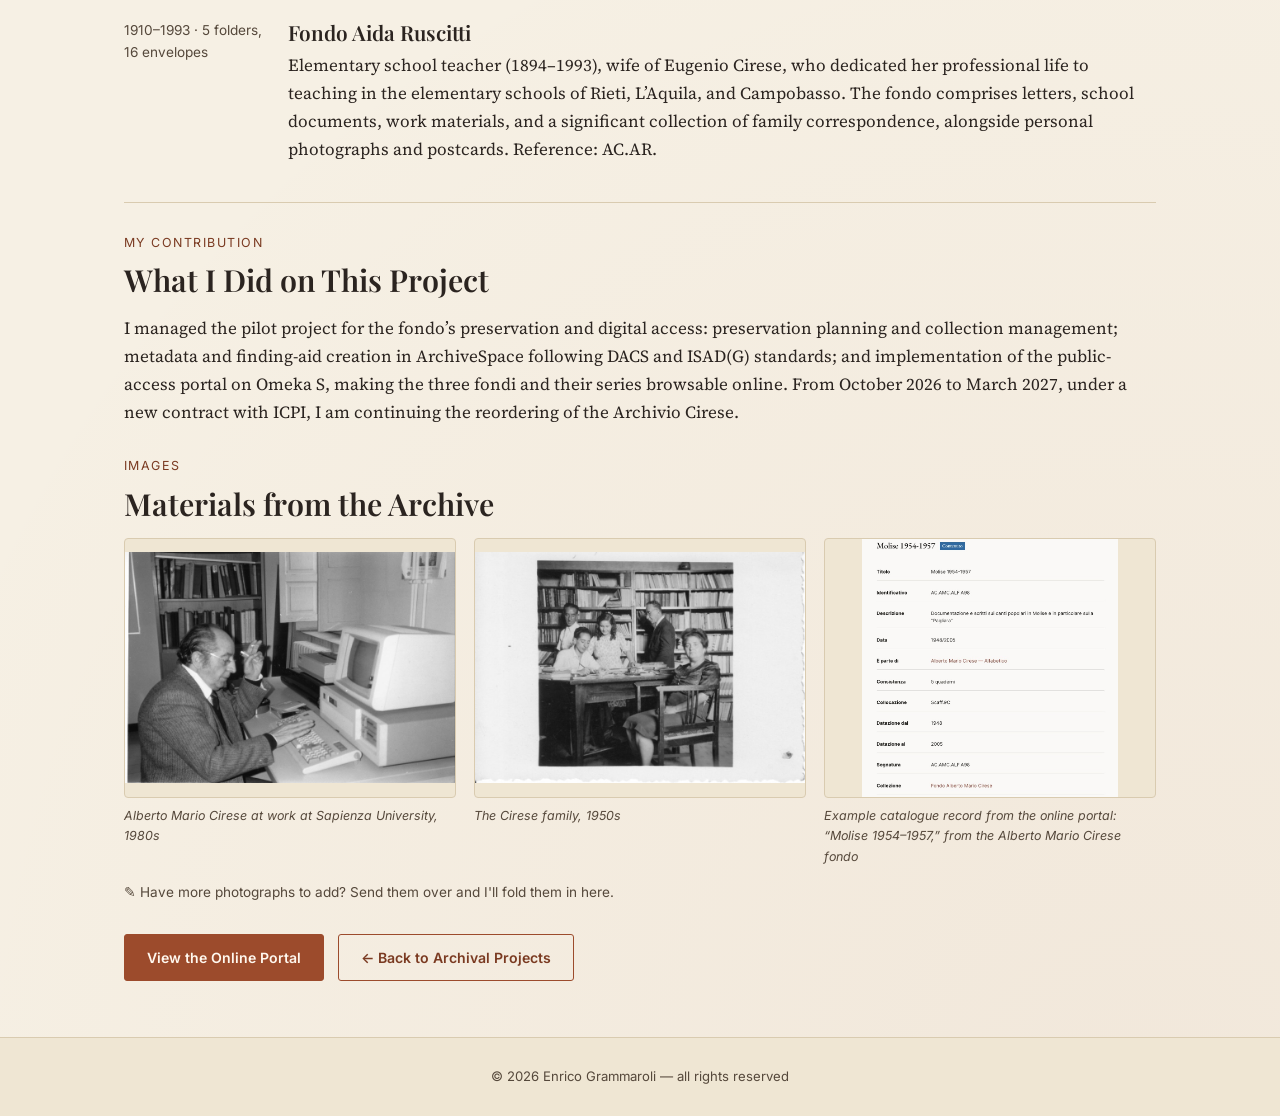
<file: progetti/archivio-cirese.html>
<!DOCTYPE html>
<html lang="en">
<head>
<meta charset="UTF-8">
<meta name="viewport" content="width=device-width, initial-scale=1.0">
<title>Archivio Cirese — Enrico Grammaroli</title>
<meta name="description" content="A detailed look at the Archivio Cirese digital preservation and access project at ICPI, Rome — the family fondi of Eugenio Cirese, Alberto Mario Cirese, and Aida Ruscitti.">
<!-- Social preview (Open Graph / Twitter) -->
<meta property="og:type" content="website">
<meta property="og:site_name" content="Enrico Grammaroli">
<meta property="og:title" content="Archivio Cirese — Enrico Grammaroli">
<meta property="og:description" content="A detailed look at the Archivio Cirese digital preservation and access project at ICPI, Rome — the family fondi of Eugenio Cirese, Alberto Mario Cirese, and Aida Ruscitti.">
<meta property="og:url" content="https://enricogrammaroli.com/progetti/archivio-cirese.html">
<meta property="og:image" content="https://enricogrammaroli.com/assets/img/archivio-cirese/amc-at-work-1980s.jpg">
<meta property="og:image:width" content="800">
<meta property="og:image:height" content="560">
<meta property="og:image:alt" content="Alberto Mario Cirese at work, 1980s">
<meta property="og:locale" content="en_US">
<meta property="og:locale:alternate" content="it_IT">
<meta name="twitter:card" content="summary_large_image">
<link rel="canonical" href="https://enricogrammaroli.com/progetti/archivio-cirese.html">
<link rel="preconnect" href="https://fonts.googleapis.com">
<link href="https://fonts.googleapis.com/css2?family=Playfair+Display:wght@600;700&family=Source+Serif+4:opsz,wght@8..60,400;8..60,600&family=Inter:wght@400;500;600&display=swap" rel="stylesheet">
<link rel="stylesheet" href="../assets/css/style.css?v=2">
</head>
<body>

<div class="build-note" data-it="Questo sito &egrave; in fase di aggiornamento &mdash; nuovi contenuti vengono aggiunti regolarmente." data-en="This site is a work in progress &mdash; new content is being added regularly.">This site is a work in progress &mdash; new content is being added regularly.</div>

<header class="site-header">
  <div class="wrap nav-row">
    <a href="../index.html" class="brand">Enrico Grammaroli
      <small data-it="Archivista &middot; Ricercatore di storia orale" data-en="Archivist &middot; Oral History Researcher">Archivist &middot; Oral History Researcher</small>
    </a>
    <nav class="main-nav">
      <a href="../index.html" data-it="Chi sono" data-en="About">About</a>
      <a href="../progetti-archivistici.html" class="active" data-it="Progetti archivistici" data-en="Archival Projects">Archival Projects</a>
      <a href="../storia-orale.html" data-it="Storia orale" data-en="Oral History">Oral History</a>
      <a href="../pubblicazioni.html" data-it="Pubblicazioni &amp; contatti" data-en="Publications &amp; Contact">Publications &amp; Contact</a>
    </nav>
    <div class="lang-toggle">
      <button data-lang="it">IT</button>
      <button data-lang="en" class="active">EN</button>
    </div>
  </div>
</header>

<section class="hero" style="padding-bottom: 24px;">
  <div class="wrap">
    <a class="back-link" href="../progetti-archivistici.html" data-it="&larr; Progetti archivistici" data-en="&larr; Archival Projects">&larr; Archival Projects</a>
    <span class="eyebrow" data-it="Preservazione &amp; accesso digitale" data-en="Preservation &amp; Digital Access">Preservation &amp; Digital Access</span>
    <h1 data-it="Archivio Cirese" data-en="Archivio Cirese">Archivio Cirese</h1>
    <p class="lede" data-it="Il fondo familiare del folklorista Eugenio Cirese, dell&rsquo;antropologo Alberto Mario Cirese e dell&rsquo;insegnante Aida Ruscitti: oltre 3.000 unit&agrave; tra corrispondenza, manoscritti e fotografie, dal 1898 al 2006, conservate presso l&rsquo;Istituto Centrale per il Patrimonio Immateriale (ICPI) a Roma."
       data-en="The family fondi of folklorist Eugenio Cirese, anthropologist Alberto Mario Cirese, and teacher Aida Ruscitti: over 3,000 units of correspondence, manuscripts, and photographs, spanning 1898&ndash;2006, held at the Istituto Centrale per il Patrimonio Immateriale (ICPI) in Rome.">The family fondi of folklorist Eugenio Cirese, anthropologist Alberto Mario Cirese, and teacher Aida Ruscitti: over 3,000 units of correspondence, manuscripts, and photographs, spanning 1898&ndash;2006, held at the Istituto Centrale per il Patrimonio Immateriale (ICPI) in Rome.</p>

    <div class="fact-strip">
      <div>
        <span class="fact-label" data-it="Ruolo" data-en="Role">Role</span>
        <span class="fact-value" data-it="Archivista" data-en="Archivist">Archivist</span>
      </div>
      <div>
        <span class="fact-label" data-it="Istituzione" data-en="Institution">Institution</span>
        <span class="fact-value">ICPI &mdash; Ministero della Cultura, Roma</span>
      </div>
      <div>
        <span class="fact-label" data-it="Periodo" data-en="Period">Period</span>
        <span class="fact-value" data-it="gen&ndash;giu 2026 &middot; ott 2026&ndash;mar 2027" data-en="Jan&ndash;Jun 2026 &middot; Oct 2026&ndash;Mar 2027">Jan&ndash;Jun 2026 &middot; Oct 2026&ndash;Mar 2027</span>
      </div>
      <div>
        <span class="fact-label" data-it="Estensione del fondo" data-en="Collection extent">Collection extent</span>
        <span class="fact-value" data-it="485 faldoni, oltre 2.500 fascicoli/buste (1898&ndash;2006)" data-en="485 boxes, 2,500+ folders/envelopes (1898&ndash;2006)">485 boxes, 2,500+ folders/envelopes (1898&ndash;2006)</span>
      </div>
    </div>
  </div>
</section>

<section>
  <div class="wrap detail-body">

    <div class="sub-block">
      <span class="eyebrow" data-it="Il contesto" data-en="Context">Context</span>
      <h2 data-it="Tre generazioni, un archivio di famiglia" data-en="Three Generations, One Family Archive">Three Generations, One Family Archive</h2>
      <p data-it="L&rsquo;archivio nasce con Eugenio Cirese, che conserv&ograve; con cura sistematica la propria corrispondenza e i manoscritti delle proprie opere poetiche e folkloristiche. Alla sua morte, nel 1955, il figlio Alberto Mario Cirese ne assunse la cura, ampliandolo in modo significativo nel corso della propria carriera accademica. I materiali di Aida Ruscitti, moglie di Eugenio e insegnante elementare, sono parte integrante del fondo, e documentano tanto la sua vicenda personale quanto il contesto familiare in cui Alberto Mario crebbe."
         data-en="The archive originates with Eugenio Cirese, who systematically preserved his own correspondence and the manuscripts of his poetic and folkloristic works. On his death in 1955, his son Alberto Mario Cirese took over its care, expanding it considerably over the course of his own academic career. The papers of Aida Ruscitti &mdash; Eugenio&rsquo;s wife and an elementary school teacher &mdash; are an integral part of the fondo, documenting both her own life and the family context in which Alberto Mario grew up.">The archive originates with Eugenio Cirese, who systematically preserved his own correspondence and the manuscripts of his poetic and folkloristic works. On his death in 1955, his son Alberto Mario Cirese took over its care, expanding it considerably over the course of his own academic career. The papers of Aida Ruscitti &mdash; Eugenio&rsquo;s wife and an elementary school teacher &mdash; are an integral part of the fondo, documenting both her own life and the family context in which Alberto Mario grew up.</p>
      <p data-it="Il fondo &egrave; stato trasferito all&rsquo;Istituto Centrale per il Patrimonio Immateriale (ICPI) nel 2021, nell&rsquo;ambito di un&rsquo;iniziativa pi&ugrave; ampia di valorizzazione del patrimonio archivistico legato alle discipline demo-etno-antropologiche. L&rsquo;inventariazione ha seguito gli standard internazionali DACS e ISAD(G), per rendere i materiali accessibili a studiosi e pubblico."
         data-en="The fondo was transferred to the Istituto Centrale per il Patrimonio Immateriale (ICPI) in 2021, as part of a broader initiative to enhance archival heritage connected to the ethno-anthropological disciplines. Inventorying followed the international DACS and ISAD(G) standards, to make the materials accessible to researchers and the public alike.">The fondo was transferred to the Istituto Centrale per il Patrimonio Immateriale (ICPI) in 2021, as part of a broader initiative to enhance archival heritage connected to the ethno-anthropological disciplines. Inventorying followed the international DACS and ISAD(G) standards, to make the materials accessible to researchers and the public alike.</p>
    </div>

    <div class="sub-block">
      <span class="eyebrow" data-it="I tre fondi" data-en="The Three Fondi">The Three Fondi</span>
      <h2 data-it="Cosa contiene l&rsquo;archivio" data-en="What the Archive Holds">What the Archive Holds</h2>

      <div class="list-block">
        <div class="list-item">
          <div class="when" data-it="1940&ndash;2006 &middot; 407 faldoni, 1.806 fascicoli" data-en="1940&ndash;2006 &middot; 407 boxes, 1,806 folders">1940&ndash;2006 &middot; 407 boxes, 1,806 folders</div>
          <div>
            <h3>Fondo Alberto Mario Cirese</h3>
            <p data-it="Antropologo e demologo (1921&ndash;2011), tra i pi&ugrave; importanti del Novecento italiano. Il suo <em>Cultura egemonica e culture subalterne</em> (1973) &egrave; un testo fondativo della demologia italiana moderna. Il fondo si articola in sei serie: Carteggio (30 faldoni, 1.337 fascicoli), oltre cinquant&rsquo;anni di corrispondenza con intellettuali, editori, folkloristi e antropologi di tutto il mondo &mdash; tra cui Italo Calvino e Claude L&eacute;vi-Strauss; Numerico (113 faldoni, 299 fascicoli) e Alfabetico (192 faldoni, 170 fascicoli), materiali di studio e fascicoli tematici; e le serie Lettori, Convegni e Miscellanea Scritti (72 faldoni), che documentano l&rsquo;attivit&agrave; pubblica e i saggi scientifici."
               data-en="Anthropologist and folklorist (1921&ndash;2011), among the most important of twentieth-century Italy. His <em>Cultura egemonica e culture subalterne</em> (1973) is a foundational text of modern Italian demology. The fondo is organised into six series: Carteggio (30 boxes, 1,337 folders), documenting over fifty years of correspondence with intellectuals, publishers, folklorists, and anthropologists worldwide &mdash; including Italo Calvino and Claude L&eacute;vi-Strauss; Numerico (113 boxes, 299 folders) and Alfabetico (192 boxes, 170 folders), study materials and thematic subject files; and the Lettori, Convegni, and Miscellanea Scritti series (72 boxes), documenting his public activity and scholarly essays.">Anthropologist and folklorist (1921&ndash;2011), among the most important of twentieth-century Italy. His <em>Cultura egemonica e culture subalterne</em> (1973) is a foundational text of modern Italian demology. The fondo is organised into six series: Carteggio (30 boxes, 1,337 folders), documenting over fifty years of correspondence with intellectuals, publishers, folklorists, and anthropologists worldwide &mdash; including Italo Calvino and Claude L&eacute;vi-Strauss; Numerico (113 boxes, 299 folders) and Alfabetico (192 boxes, 170 folders), study materials and thematic subject files; and the Lettori, Convegni, and Miscellanea Scritti series (72 boxes), documenting his public activity and scholarly essays.</p>
          </div>
        </div>

        <div class="list-item">
          <div class="when" data-it="1898&ndash;2005 &middot; 73 fascicoli, 706 buste" data-en="1898&ndash;2005 &middot; 73 folders, 706 envelopes">1898&ndash;2005 &middot; 73 folders, 706 envelopes</div>
          <div>
            <h3>Fondo Eugenio Cirese</h3>
            <p data-it="Poeta dialettale e folklorista molisano (1884&ndash;1955), maestro elementare di formazione. La sua opera maggiore, <em>Lucecabelle</em> (1951), &egrave; un classico della poesia dialettale italiana; come studioso di tradizioni popolari pubblic&ograve; ricerche pionieristiche e fond&ograve; e diresse, con il figlio Alberto Mario, la rivista <em>La Lapa</em> (1953). Le sue lettere, conservate in quattro fascicoli, documentano scambi con intellettuali italiani ed europei tra cui Benedetto Croce, Leonardo Sciascia, Arnold Van Gennep e Paolo Toschi. Il fondo si articola in tre serie: Numerico (65 fascicoli, 272 buste), Carteggio (4 fascicoli, 321 buste) e Versi (4 fascicoli, 103 unit&agrave;)."
               data-en="Molisan dialect poet and folklorist (1884&ndash;1955), trained as an elementary school teacher. His major work, <em>Lucecabelle</em> (1951), is a classic of Italian dialect poetry; as a folklorist he published pioneering studies of popular traditions and co-founded and directed, with his son Alberto Mario, the journal <em>La Lapa</em> (1953). His letters, preserved in four folders, document exchanges with major Italian and European intellectuals including Benedetto Croce, Leonardo Sciascia, Arnold Van Gennep, and Paolo Toschi. The fondo is organised into three series: Numerico (65 folders, 272 envelopes), Carteggio (4 folders, 321 envelopes), and Versi (4 folders, 103 items).">Molisan dialect poet and folklorist (1884&ndash;1955), trained as an elementary school teacher. His major work, <em>Lucecabelle</em> (1951), is a classic of Italian dialect poetry; as a folklorist he published pioneering studies of popular traditions and co-founded and directed, with his son Alberto Mario, the journal <em>La Lapa</em> (1953). His letters, preserved in four folders, document exchanges with major Italian and European intellectuals including Benedetto Croce, Leonardo Sciascia, Arnold Van Gennep, and Paolo Toschi. The fondo is organised into three series: Numerico (65 folders, 272 envelopes), Carteggio (4 folders, 321 envelopes), and Versi (4 folders, 103 items).</p>
          </div>
        </div>

        <div class="list-item">
          <div class="when" data-it="1910&ndash;1993 &middot; 5 faldoni, 16 buste" data-en="1910&ndash;1993 &middot; 5 folders, 16 envelopes">1910&ndash;1993 &middot; 5 folders, 16 envelopes</div>
          <div>
            <h3>Fondo Aida Ruscitti</h3>
            <p data-it="Maestra elementare (1894&ndash;1993), moglie di Eugenio Cirese, dedic&ograve; la sua vita professionale all&rsquo;insegnamento nelle scuole elementari di Rieti, L&rsquo;Aquila e Campobasso. Il fondo raccoglie lettere, documenti scolastici, materiali di lavoro e una significativa raccolta di corrispondenza familiare, oltre a fotografie e cartoline personali. Segnatura: AC.AR."
               data-en="Elementary school teacher (1894&ndash;1993), wife of Eugenio Cirese, who dedicated her professional life to teaching in the elementary schools of Rieti, L&rsquo;Aquila, and Campobasso. The fondo comprises letters, school documents, work materials, and a significant collection of family correspondence, alongside personal photographs and postcards. Reference: AC.AR.">Elementary school teacher (1894&ndash;1993), wife of Eugenio Cirese, who dedicated her professional life to teaching in the elementary schools of Rieti, L&rsquo;Aquila, and Campobasso. The fondo comprises letters, school documents, work materials, and a significant collection of family correspondence, alongside personal photographs and postcards. Reference: AC.AR.</p>
          </div>
        </div>
      </div>
    </div>

    <div class="sub-block">
      <span class="eyebrow" data-it="Il mio contributo" data-en="My Contribution">My Contribution</span>
      <h2 data-it="Cosa ho fatto in questo progetto" data-en="What I Did on This Project">What I Did on This Project</h2>
      <p data-it="Ho gestito il progetto pilota di conservazione e accesso digitale al fondo: pianificazione della conservazione e gestione della collezione; creazione di metadati e strumenti di ricerca in ArchiveSpace secondo gli standard DACS e ISAD(G); realizzazione del portale di accesso pubblico su Omeka S, per rendere consultabili online i tre fondi e le loro serie. Da ottobre 2026 a marzo 2027, con un nuovo incarico presso l&rsquo;ICPI, proseguo il lavoro di riordino dell&rsquo;Archivio Cirese."
         data-en="I managed the pilot project for the fondo&rsquo;s preservation and digital access: preservation planning and collection management; metadata and finding-aid creation in ArchiveSpace following DACS and ISAD(G) standards; and implementation of the public-access portal on Omeka S, making the three fondi and their series browsable online. From October 2026 to March 2027, under a new contract with ICPI, I am continuing the reordering of the Archivio Cirese.">I managed the pilot project for the fondo&rsquo;s preservation and digital access: preservation planning and collection management; metadata and finding-aid creation in ArchiveSpace following DACS and ISAD(G) standards; and implementation of the public-access portal on Omeka S, making the three fondi and their series browsable online. From October 2026 to March 2027, under a new contract with ICPI, I am continuing the reordering of the Archivio Cirese.</p>
    </div>

    <div class="sub-block">
      <span class="eyebrow" data-it="Immagini" data-en="Images">Images</span>
      <h2 data-it="Materiali dall&rsquo;archivio" data-en="Materials from the Archive">Materials from the Archive</h2>
      <div class="img-placeholder-grid">
        <figure class="img-figure">
          <img src="../assets/img/archivio-cirese/amc-at-work-1980s.jpg" alt="Alberto Mario Cirese at work at Sapienza University, 1980s">
          <figcaption data-it="Alberto Mario Cirese al lavoro presso l&rsquo;Universit&agrave; La Sapienza, anni &rsquo;80" data-en="Alberto Mario Cirese at work at Sapienza University, 1980s">Alberto Mario Cirese at work at Sapienza University, 1980s</figcaption>
        </figure>
        <figure class="img-figure">
          <img src="../assets/img/archivio-cirese/amc-family-1950s.jpg" alt="The Cirese family, 1950s">
          <figcaption data-it="La famiglia Cirese, anni &rsquo;50" data-en="The Cirese family, 1950s">The Cirese family, 1950s</figcaption>
        </figure>
        <figure class="img-figure">
          <img src="../assets/img/archivio-cirese/catalog-record.jpg" alt="Example catalogue record from the Archivio Cirese online portal: &quot;Molise 1954-1957&quot;">
          <figcaption data-it="Esempio di scheda di catalogo dal portale online: &laquo;Molise 1954&ndash;1957&raquo;, dal fondo Alberto Mario Cirese" data-en="Example catalogue record from the online portal: &ldquo;Molise 1954&ndash;1957,&rdquo; from the Alberto Mario Cirese fondo">Example catalogue record from the online portal: &ldquo;Molise 1954&ndash;1957,&rdquo; from the Alberto Mario Cirese fondo</figcaption>
        </figure>
      </div>
      <p style="margin-top:14px; font-family: var(--font-sans); font-size: 0.85rem; color: var(--ink-soft);"
         data-it="&#9998; Ho altre fotografie da aggiungere? Inviamele e le integro qui."
         data-en="&#9998; Have more photographs to add? Send them over and I'll fold them in here.">&#9998; Have more photographs to add? Send them over and I'll fold them in here.</p>
    </div>

    <div class="detail-cta">
      <a href="https://www.circologiannibosio.it/omeka/s/icpi-ac/page/home" target="_blank" rel="noopener" class="btn primary" data-it="Vai al portale online" data-en="View the Online Portal">View the Online Portal</a>
      <a href="../progetti-archivistici.html" class="btn" data-it="&larr; Torna ai progetti archivistici" data-en="&larr; Back to Archival Projects">&larr; Back to Archival Projects</a>
    </div>

  </div>
</section>

<footer class="site-footer">
  <div class="wrap">
    <p style="margin:0;">&copy; 2026 Enrico Grammaroli &mdash; <span data-it="tutti i diritti riservati" data-en="all rights reserved">all rights reserved</span></p>
  </div>
</footer>

<script src="../assets/js/lang.js"></script>
</body>
</html>
</file>
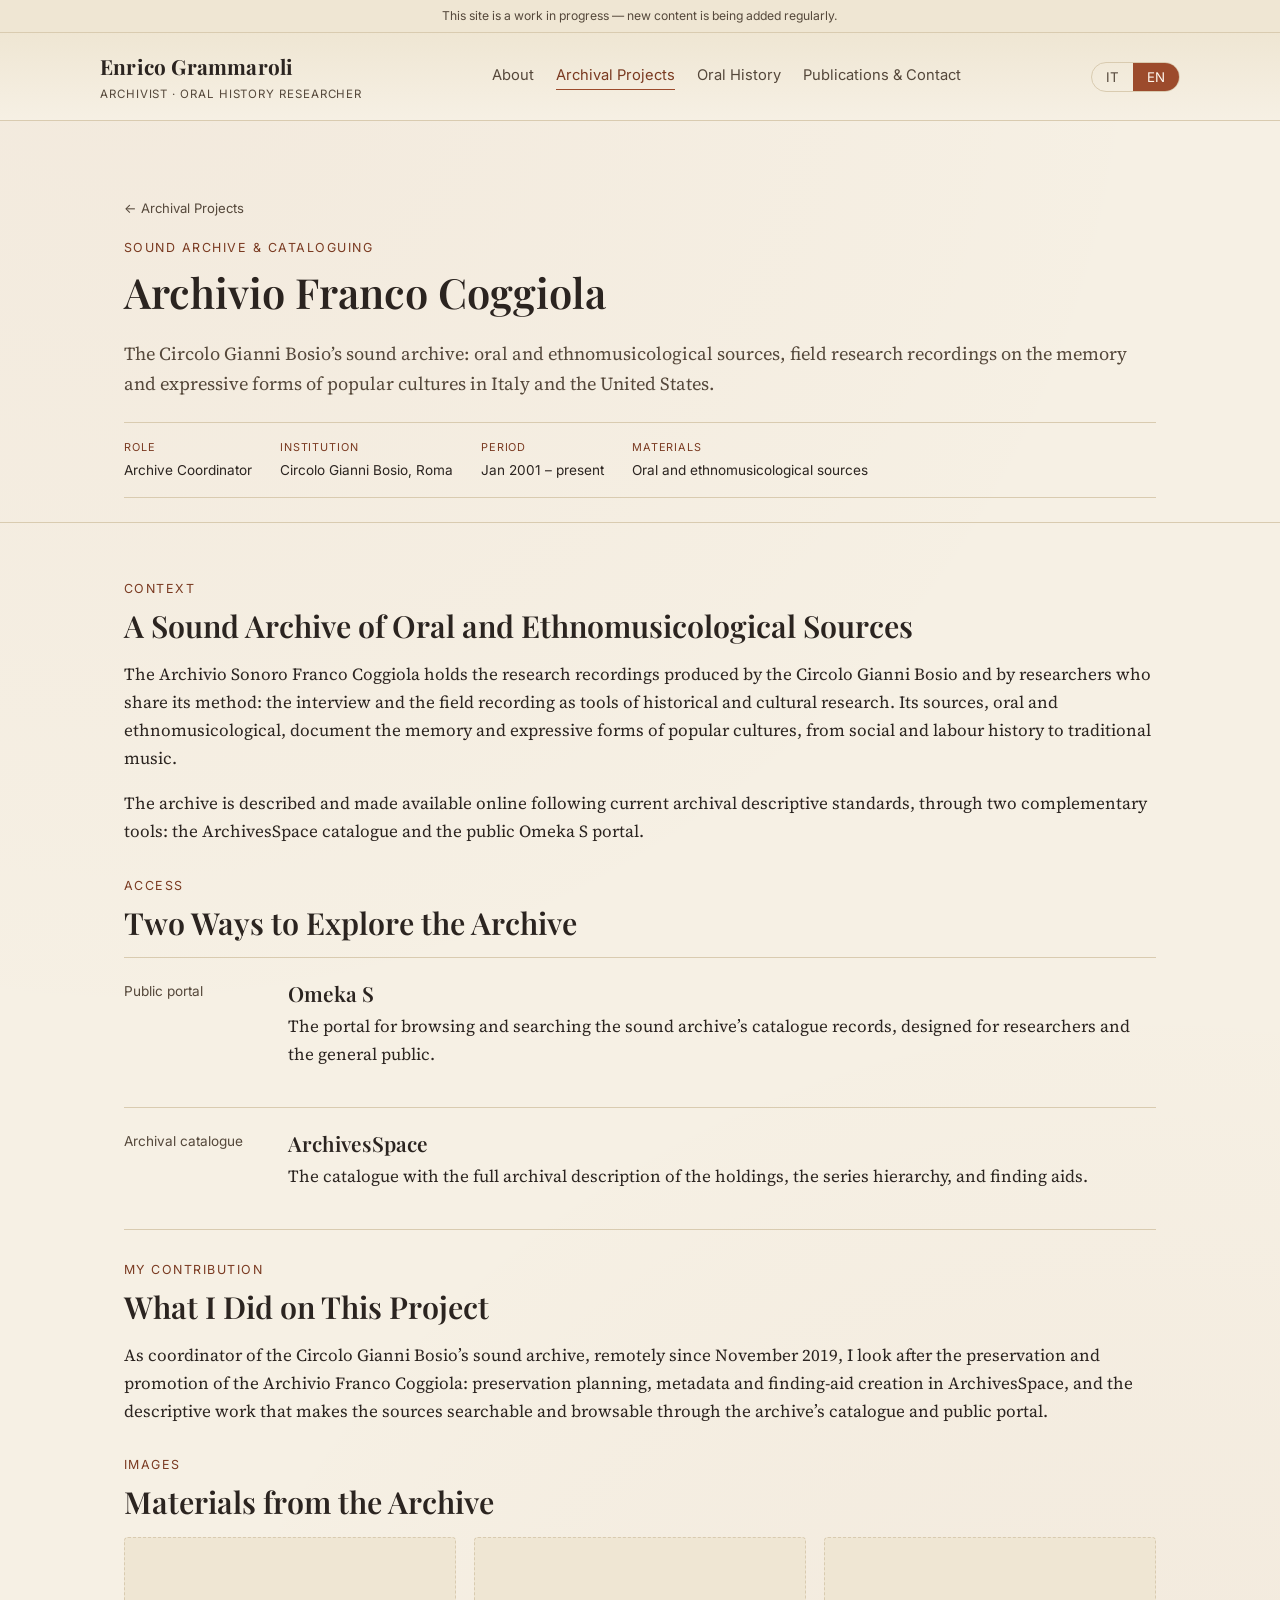
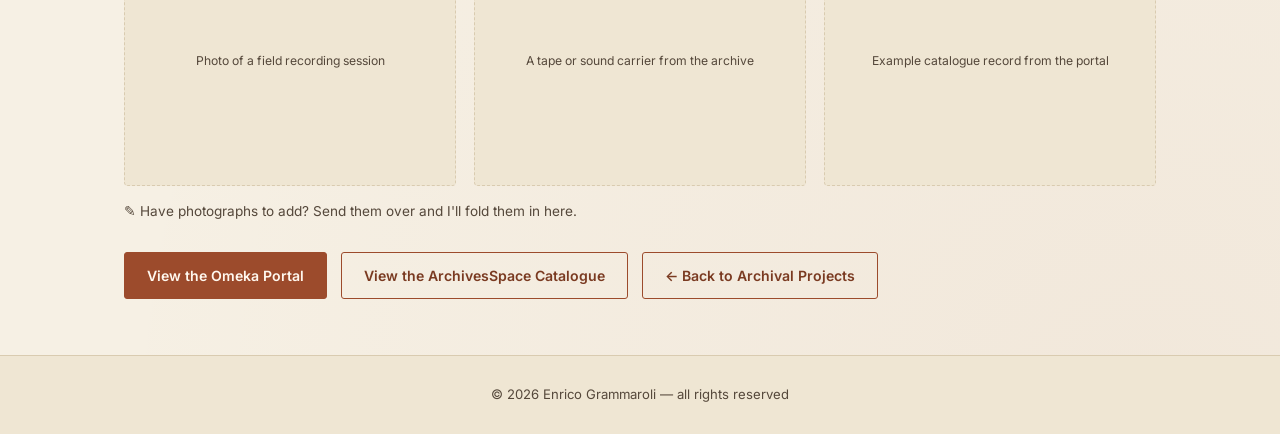
<file: progetti/archivio-franco-coggiola.html>
<!DOCTYPE html>
<html lang="en">
<head>
<meta charset="UTF-8">
<meta name="viewport" content="width=device-width, initial-scale=1.0">
<title>Archivio Franco Coggiola — Enrico Grammaroli</title>
<meta name="description" content="A detailed look at the Archivio Sonoro Franco Coggiola, the Circolo Gianni Bosio sound archive of oral and ethnomusicological sources, catalogued in ArchivesSpace and browsable through an Omeka S portal.">
<!-- Social preview (Open Graph / Twitter) -->
<meta property="og:type" content="website">
<meta property="og:site_name" content="Enrico Grammaroli">
<meta property="og:title" content="Archivio Franco Coggiola — Enrico Grammaroli">
<meta property="og:description" content="A detailed look at the Archivio Sonoro Franco Coggiola, the Circolo Gianni Bosio sound archive of oral and ethnomusicological sources, catalogued in ArchivesSpace and browsable through an Omeka S portal.">
<meta property="og:url" content="https://enricogrammaroli.com/progetti/archivio-franco-coggiola.html">
<meta property="og:image" content="https://enricogrammaroli.com/assets/img/og-image.jpg">
<meta property="og:image:width" content="1200">
<meta property="og:image:height" content="630">
<meta property="og:image:alt" content="Enrico Grammaroli, archivist and oral history researcher">
<meta property="og:locale" content="en_US">
<meta property="og:locale:alternate" content="it_IT">
<meta name="twitter:card" content="summary_large_image">
<link rel="canonical" href="https://enricogrammaroli.com/progetti/archivio-franco-coggiola.html">
<link rel="preconnect" href="https://fonts.googleapis.com">
<link href="https://fonts.googleapis.com/css2?family=Playfair+Display:wght@600;700&family=Source+Serif+4:opsz,wght@8..60,400;8..60,600&family=Inter:wght@400;500;600&display=swap" rel="stylesheet">
<link rel="stylesheet" href="../assets/css/style.css?v=2">
</head>
<body>

<div class="build-note" data-it="Questo sito &egrave; in fase di aggiornamento &mdash; nuovi contenuti vengono aggiunti regolarmente." data-en="This site is a work in progress &mdash; new content is being added regularly.">This site is a work in progress &mdash; new content is being added regularly.</div>

<header class="site-header">
  <div class="wrap nav-row">
    <a href="../index.html" class="brand">Enrico Grammaroli
      <small data-it="Archivista &middot; Ricercatore di storia orale" data-en="Archivist &middot; Oral History Researcher">Archivist &middot; Oral History Researcher</small>
    </a>
    <nav class="main-nav">
      <a href="../index.html" data-it="Chi sono" data-en="About">About</a>
      <a href="../progetti-archivistici.html" class="active" data-it="Progetti archivistici" data-en="Archival Projects">Archival Projects</a>
      <a href="../storia-orale.html" data-it="Storia orale" data-en="Oral History">Oral History</a>
      <a href="../pubblicazioni.html" data-it="Pubblicazioni &amp; contatti" data-en="Publications &amp; Contact">Publications &amp; Contact</a>
    </nav>
    <div class="lang-toggle">
      <button data-lang="it">IT</button>
      <button data-lang="en" class="active">EN</button>
    </div>
  </div>
</header>

<section class="hero" style="padding-bottom: 24px;">
  <div class="wrap">
    <a class="back-link" href="../progetti-archivistici.html" data-it="&larr; Progetti archivistici" data-en="&larr; Archival Projects">&larr; Archival Projects</a>
    <span class="eyebrow" data-it="Archivio sonoro &amp; catalogazione" data-en="Sound Archive &amp; Cataloguing">Sound Archive &amp; Cataloguing</span>
    <h1 data-it="Archivio Franco Coggiola" data-en="Archivio Franco Coggiola">Archivio Franco Coggiola</h1>
    <p class="lede" data-it="L&rsquo;archivio sonoro del Circolo Gianni Bosio: fonti orali ed etnomusicologiche, registrazioni di ricerca sul campo sulla memoria e sulle forme espressive delle culture popolari in Italia e negli Stati Uniti."
         data-en="The Circolo Gianni Bosio&rsquo;s sound archive: oral and ethnomusicological sources, field research recordings on the memory and expressive forms of popular cultures in Italy and the United States.">The Circolo Gianni Bosio&rsquo;s sound archive: oral and ethnomusicological sources, field research recordings on the memory and expressive forms of popular cultures in Italy and the United States.</p>

    <div class="fact-strip">
      <div>
        <span class="fact-label" data-it="Ruolo" data-en="Role">Role</span>
        <span class="fact-value" data-it="Coordinatore dell&rsquo;archivio" data-en="Archive Coordinator">Archive Coordinator</span>
      </div>
      <div>
        <span class="fact-label" data-it="Istituzione" data-en="Institution">Institution</span>
        <span class="fact-value">Circolo Gianni Bosio, Roma</span>
      </div>
      <div>
        <span class="fact-label" data-it="Periodo" data-en="Period">Period</span>
        <span class="fact-value" data-it="gen 2001 &ndash; oggi" data-en="Jan 2001 &ndash; present">Jan 2001 &ndash; present</span>
      </div>
      <div>
        <span class="fact-label" data-it="Tipologia" data-en="Materials">Materials</span>
        <span class="fact-value" data-it="Fonti orali ed etnomusicologiche" data-en="Oral and ethnomusicological sources">Oral and ethnomusicological sources</span>
      </div>
    </div>
  </div>
</section>

<section>
  <div class="wrap detail-body">

    <div class="sub-block">
      <span class="eyebrow" data-it="Il contesto" data-en="Context">Context</span>
      <h2 data-it="Un archivio sonoro di fonti orali ed etnomusicologiche" data-en="A Sound Archive of Oral and Ethnomusicological Sources">A Sound Archive of Oral and Ethnomusicological Sources</h2>
      <p data-it="L&rsquo;Archivio Sonoro Franco Coggiola raccoglie le registrazioni di ricerca prodotte dal Circolo Gianni Bosio e dai ricercatori che ne hanno condiviso il metodo: l&rsquo;intervista e la registrazione sul campo come strumenti di ricerca storica e culturale. Le fonti, orali ed etnomusicologiche, documentano la memoria e le forme espressive delle culture popolari, dalla storia sociale e del lavoro alla musica tradizionale."
         data-en="The Archivio Sonoro Franco Coggiola holds the research recordings produced by the Circolo Gianni Bosio and by researchers who share its method: the interview and the field recording as tools of historical and cultural research. Its sources, oral and ethnomusicological, document the memory and expressive forms of popular cultures, from social and labour history to traditional music.">The Archivio Sonoro Franco Coggiola holds the research recordings produced by the Circolo Gianni Bosio and by researchers who share its method: the interview and the field recording as tools of historical and cultural research. Its sources, oral and ethnomusicological, document the memory and expressive forms of popular cultures, from social and labour history to traditional music.</p>
      <p data-it="L&rsquo;archivio &egrave; descritto e reso consultabile online secondo gli standard descrittivi archivistici correnti, attraverso due strumenti complementari: il catalogo in ArchivesSpace e il portale pubblico in Omeka S."
         data-en="The archive is described and made available online following current archival descriptive standards, through two complementary tools: the ArchivesSpace catalogue and the public Omeka S portal.">The archive is described and made available online following current archival descriptive standards, through two complementary tools: the ArchivesSpace catalogue and the public Omeka S portal.</p>
    </div>

    <div class="sub-block">
      <span class="eyebrow" data-it="Accesso" data-en="Access">Access</span>
      <h2 data-it="Due modi di consultare l&rsquo;archivio" data-en="Two Ways to Explore the Archive">Two Ways to Explore the Archive</h2>

      <div class="list-block">
        <div class="list-item">
          <div class="when" data-it="Portale pubblico" data-en="Public portal">Public portal</div>
          <div>
            <h3>Omeka S</h3>
            <p data-it="Il portale per sfogliare e cercare le schede dell&rsquo;archivio sonoro, pensato per ricercatori e pubblico generale."
         data-en="The portal for browsing and searching the sound archive&rsquo;s catalogue records, designed for researchers and the general public.">The portal for browsing and searching the sound archive&rsquo;s catalogue records, designed for researchers and the general public.</p>
          </div>
        </div>
        <div class="list-item">
          <div class="when" data-it="Catalogo archivistico" data-en="Archival catalogue">Archival catalogue</div>
          <div>
            <h3>ArchivesSpace</h3>
            <p data-it="Il catalogo con la descrizione archivistica completa dei fondi, la gerarchia delle serie e gli strumenti di ricerca."
         data-en="The catalogue with the full archival description of the holdings, the series hierarchy, and finding aids.">The catalogue with the full archival description of the holdings, the series hierarchy, and finding aids.</p>
          </div>
        </div>
      </div>
    </div>

    <div class="sub-block">
      <span class="eyebrow" data-it="Il mio contributo" data-en="My Contribution">My Contribution</span>
      <h2 data-it="Cosa ho fatto in questo progetto" data-en="What I Did on This Project">What I Did on This Project</h2>
      <p data-it="Come coordinatore dell&rsquo;archivio sonoro del Circolo Gianni Bosio, in remoto dal novembre 2019, curo la conservazione e la valorizzazione dell&rsquo;Archivio Franco Coggiola: pianificazione della conservazione, creazione di metadati e strumenti di ricerca in ArchivesSpace, e cura delle descrizioni che rendono le fonti consultabili e navigabili attraverso il catalogo e il portale pubblico dell&rsquo;archivio."
         data-en="As coordinator of the Circolo Gianni Bosio&rsquo;s sound archive, remotely since November 2019, I look after the preservation and promotion of the Archivio Franco Coggiola: preservation planning, metadata and finding-aid creation in ArchivesSpace, and the descriptive work that makes the sources searchable and browsable through the archive&rsquo;s catalogue and public portal.">As coordinator of the Circolo Gianni Bosio&rsquo;s sound archive, remotely since November 2019, I look after the preservation and promotion of the Archivio Franco Coggiola: preservation planning, metadata and finding-aid creation in ArchivesSpace, and the descriptive work that makes the sources searchable and browsable through the archive&rsquo;s catalogue and public portal.</p>
    </div>

    <div class="sub-block">
      <span class="eyebrow" data-it="Immagini" data-en="Images">Images</span>
      <h2 data-it="Materiali dall&rsquo;archivio" data-en="Materials from the Archive">Materials from the Archive</h2>
      <div class="img-placeholder-grid">
        <div class="img-placeholder" data-it="Foto di una sessione di registrazione sul campo" data-en="Photo of a field recording session">Photo of a field recording session</div>
        <div class="img-placeholder" data-it="Un nastro o supporto sonoro dell&rsquo;archivio" data-en="A tape or sound carrier from the archive">A tape or sound carrier from the archive</div>
        <div class="img-placeholder" data-it="Esempio di scheda di catalogo dal portale" data-en="Example catalogue record from the portal">Example catalogue record from the portal</div>
      </div>
      <p style="margin-top:14px; font-family: var(--font-sans); font-size: 0.85rem; color: var(--ink-soft);"
         data-it="&#9998; Ho fotografie da aggiungere? Inviamele e le integro qui."
         data-en="&#9998; Have photographs to add? Send them over and I'll fold them in here.">&#9998; Have photographs to add? Send them over and I'll fold them in here.</p>
    </div>

    <div class="detail-cta">
      <a href="https://afc.circologiannibosio.it/s/archivio" target="_blank" rel="noopener" class="btn primary" data-it="Vai al portale Omeka" data-en="View the Omeka Portal">View the Omeka Portal</a>
      <a href="https://archivio.circologiannibosio.it/repositories/2" target="_blank" rel="noopener" class="btn" data-it="Vai al catalogo ArchiveSpace" data-en="View the ArchivesSpace Catalogue">View the ArchivesSpace Catalogue</a>
      <a href="../progetti-archivistici.html" class="btn" data-it="&larr; Torna ai progetti archivistici" data-en="&larr; Back to Archival Projects">&larr; Back to Archival Projects</a>
    </div>

  </div>
</section>

<footer class="site-footer">
  <div class="wrap">
    <p style="margin:0;">&copy; 2026 Enrico Grammaroli &mdash; <span data-it="tutti i diritti riservati" data-en="all rights reserved">all rights reserved</span></p>
  </div>
</footer>

<script src="../assets/js/lang.js"></script>
</body>
</html>
</file>
<file: assets/css/style.css>
/* =========================================================
   enricogrammaroli.com — warm archival / editorial theme
   ========================================================= */

:root {
  --paper:      #f6f0e4;
  --paper-alt:  #efe6d3;
  --ink:        #2b2420;
  --ink-soft:   #55483b;
  --rule:       #d9cbb0;
  --accent:     #9c4b2c;   /* terracotta / sealing-wax red */
  --accent-dk:  #7a3a21;
  --accent-soft:#e7c9a8;
  --card:       #fffdf8;
  --shadow:     rgba(43, 36, 32, 0.12);
  --maxw:       1080px;

  --font-display: "Playfair Display", "Iowan Old Style", Georgia, "Times New Roman", serif;
  --font-body:    "Source Serif 4", Georgia, "Times New Roman", serif;
  --font-sans:    "Inter", "Helvetica Neue", Arial, sans-serif;
}

* { box-sizing: border-box; }
html, body { margin: 0; padding: 0; }

body {
  background: var(--paper);
  background-image:
    radial-gradient(circle at 10% 0%, rgba(156,75,44,0.04), transparent 45%),
    radial-gradient(circle at 90% 100%, rgba(156,75,44,0.05), transparent 45%);
  color: var(--ink);
  font-family: var(--font-body);
  font-size: 17px;
  line-height: 1.65;
  -webkit-font-smoothing: antialiased;
}

img { max-width: 100%; display: block; }

a { color: var(--accent-dk); text-decoration: none; border-bottom: 1px solid var(--accent-soft); }
a:hover { color: var(--accent); border-bottom-color: var(--accent); }

h1, h2, h3, h4 {
  font-family: var(--font-display);
  font-weight: 600;
  color: var(--ink);
  line-height: 1.25;
  margin: 0 0 0.5em;
}

h1 { font-size: 2.6rem; }
h2 { font-size: 1.9rem; }
h3 { font-size: 1.3rem; }

p { margin: 0 0 1em; }

.eyebrow {
  font-family: var(--font-sans);
  text-transform: uppercase;
  letter-spacing: 0.12em;
  font-size: 0.78rem;
  color: var(--accent-dk);
  margin-bottom: 0.6em;
  display: block;
}

.wrap {
  max-width: var(--maxw);
  margin: 0 auto;
  padding: 0 24px;
}

/* ---------- Header / Nav ---------- */

header.site-header {
  border-bottom: 1px solid var(--rule);
  background: linear-gradient(to bottom, var(--paper-alt), var(--paper));
  position: sticky;
  top: 0;
  z-index: 20;
  backdrop-filter: blur(2px);
}

.nav-row {
  display: flex;
  align-items: center;
  justify-content: space-between;
  padding: 16px 0;
  gap: 16px;
  flex-wrap: wrap;
}

.brand {
  font-family: var(--font-display);
  font-size: 1.3rem;
  font-weight: 700;
  color: var(--ink);
  border-bottom: none;
  letter-spacing: 0.01em;
}
.brand small {
  display: block;
  font-family: var(--font-sans);
  font-weight: 400;
  font-size: 0.72rem;
  letter-spacing: 0.08em;
  text-transform: uppercase;
  color: var(--ink-soft);
  margin-top: 2px;
}

nav.main-nav {
  display: flex;
  align-items: center;
  gap: 22px;
  font-family: var(--font-sans);
  font-size: 0.92rem;
}
nav.main-nav a {
  color: var(--ink-soft);
  border-bottom: 1px solid transparent;
  padding-bottom: 2px;
}
nav.main-nav a:hover,
nav.main-nav a.active {
  color: var(--accent-dk);
  border-bottom-color: var(--accent);
}

.lang-toggle {
  display: flex;
  border: 1px solid var(--rule);
  border-radius: 999px;
  overflow: hidden;
  font-family: var(--font-sans);
  font-size: 0.78rem;
}
.lang-toggle button {
  border: none;
  background: transparent;
  padding: 6px 14px;
  cursor: pointer;
  color: var(--ink-soft);
  font-family: inherit;
}
.lang-toggle button.active {
  background: var(--accent);
  color: #fff8ef;
}

/* ---------- Hero ---------- */

.hero {
  padding: 72px 0 56px;
  border-bottom: 1px solid var(--rule);
}
.hero-grid {
  display: grid;
  grid-template-columns: 1.3fr 0.9fr;
  gap: 48px;
  align-items: center;
}
.hero-portrait {
  aspect-ratio: 4 / 5;
  background: var(--paper-alt);
  border: 1px solid var(--rule);
  border-radius: 4px;
  display: flex;
  align-items: center;
  justify-content: center;
  font-family: var(--font-sans);
  font-size: 0.85rem;
  color: var(--ink-soft);
  text-align: center;
  padding: 16px;
  overflow: hidden;
}
.hero-portrait img {
  width: 100%;
  height: 100%;
  object-fit: cover;
  object-position: center 20%;
  display: block;
}
.hero p.lede {
  font-size: 1.15rem;
  color: var(--ink-soft);
}
.hero-cta { display: flex; gap: 14px; margin-top: 22px; flex-wrap: wrap; }

.btn {
  font-family: var(--font-sans);
  font-size: 0.88rem;
  font-weight: 600;
  padding: 11px 22px;
  border-radius: 3px;
  border: 1px solid var(--accent);
  color: var(--accent-dk);
  border-bottom-width: 1px;
  display: inline-block;
}
.btn.primary { background: var(--accent); color: #fff8ef; border-bottom-color: var(--accent); }
.btn.primary:hover { background: var(--accent-dk); border-color: var(--accent-dk); color: #fff8ef; }
.btn:hover { color: var(--accent); }

/* ---------- Affiliation note (attenuated) ---------- */

.affiliation {
  margin: 24px 0 0;
  padding-top: 14px;
  border-top: 1px solid var(--rule);
  color: var(--ink-soft);
  font-family: var(--font-sans);
  font-size: 0.86rem;
}

/* ---------- Publications list ---------- */

.pub-subhead {
  font-family: var(--font-sans);
  font-size: 0.75rem;
  text-transform: uppercase;
  letter-spacing: 0.08em;
  color: var(--accent-dk);
  margin: 40px 0 6px;
  padding-top: 28px;
  border-top: 1px solid var(--rule);
}
.pub-subhead:first-child { margin-top: 0; padding-top: 0; border-top: none; }

.pub-item { padding: 14px 0; border-bottom: 1px solid var(--rule); }
.pub-item:last-child { border-bottom: none; }
.pub-item .pub-title { font-weight: 600; }
.pub-item .pub-meta { font-family: var(--font-sans); font-size: 0.85rem; color: var(--ink-soft); margin-top: 2px; }

.talk-row {
  display: grid;
  grid-template-columns: 60px 1fr;
  gap: 16px;
  padding: 10px 0;
  border-bottom: 1px solid var(--rule);
  font-size: 0.92rem;
}
.talk-row:last-child { border-bottom: none; }
.talk-row .talk-year { font-family: var(--font-sans); font-size: 0.82rem; color: var(--ink-soft); }
.talk-row .talk-venue { color: var(--ink-soft); }

/* ---------- Sections ---------- */

section { padding: 56px 0; }
section.alt { background: var(--paper-alt); border-top: 1px solid var(--rule); border-bottom: 1px solid var(--rule); }

.section-head { max-width: 640px; margin-bottom: 34px; }
.section-head p { color: var(--ink-soft); }

/* ---------- Cards / grids ---------- */

.grid {
  display: grid;
  grid-template-columns: repeat(2, 1fr);
  gap: 26px;
}

.card {
  background: var(--card);
  border: 1px solid var(--rule);
  border-radius: 4px;
  padding: 26px 26px 22px;
  box-shadow: 0 1px 2px var(--shadow);
}
.card .tag-row { margin-bottom: 10px; display: flex; gap: 8px; flex-wrap: wrap; }
.tag {
  font-family: var(--font-sans);
  font-size: 0.7rem;
  text-transform: uppercase;
  letter-spacing: 0.06em;
  color: var(--accent-dk);
  background: var(--accent-soft);
  padding: 3px 9px;
  border-radius: 999px;
}
.card .meta {
  font-family: var(--font-sans);
  font-size: 0.82rem;
  color: var(--ink-soft);
  margin-bottom: 10px;
}
.card p:last-child { margin-bottom: 0; }
.card .placeholder-flag {
  margin-top: 12px;
  font-family: var(--font-sans);
  font-size: 0.72rem;
  color: var(--accent-dk);
  opacity: 0.8;
}

.list-block {
  border-top: 1px solid var(--rule);
}
.list-item {
  padding: 22px 0;
  border-bottom: 1px solid var(--rule);
  display: grid;
  grid-template-columns: 140px 1fr;
  gap: 24px;
}
.list-item .when {
  font-family: var(--font-sans);
  font-size: 0.85rem;
  color: var(--ink-soft);
}
.list-item h3 { margin-bottom: 6px; }

/* ---------- Quote / pull ---------- */

.pull {
  font-family: var(--font-display);
  font-size: 1.4rem;
  font-style: italic;
  color: var(--ink);
  border-left: 3px solid var(--accent);
  padding-left: 22px;
  margin: 26px 0;
}
.pull cite {
  display: block;
  font-family: var(--font-sans);
  font-style: normal;
  font-size: 0.8rem;
  color: var(--ink-soft);
  margin-top: 8px;
}

/* ---------- Contact / footer ---------- */

.contact-grid {
  display: grid;
  grid-template-columns: 1fr 1fr;
  gap: 40px;
}
.contact-list { list-style: none; margin: 0; padding: 0; font-family: var(--font-sans); }
.contact-list li { padding: 10px 0; border-bottom: 1px solid var(--rule); display: flex; justify-content: space-between; gap: 12px; }
.contact-list span.label { color: var(--ink-soft); }

footer.site-footer {
  border-top: 1px solid var(--rule);
  background: var(--paper-alt);
  padding: 28px 0;
  font-family: var(--font-sans);
  font-size: 0.82rem;
  color: var(--ink-soft);
  text-align: center;
}

/* ---------- Detail pages (project / entry deep-dive) ---------- */

.back-link {
  display: inline-block;
  font-family: var(--font-sans);
  font-size: 0.82rem;
  color: var(--ink-soft);
  margin-bottom: 18px;
  border-bottom: none;
}
.back-link:hover { color: var(--accent-dk); }

.fact-strip {
  display: flex;
  flex-wrap: wrap;
  gap: 10px 28px;
  padding: 16px 0;
  margin: 22px 0 0;
  border-top: 1px solid var(--rule);
  border-bottom: 1px solid var(--rule);
  font-family: var(--font-sans);
  font-size: 0.85rem;
}
.fact-strip .fact-label {
  display: block;
  text-transform: uppercase;
  letter-spacing: 0.08em;
  font-size: 0.68rem;
  color: var(--accent-dk);
  margin-bottom: 2px;
}
.fact-strip .fact-value { color: var(--ink); }

.detail-body h2 { margin-top: 0; }
.detail-body .sub-block { margin-bottom: 30px; }
.detail-body .sub-block:last-child { margin-bottom: 0; }

.img-placeholder-grid {
  display: grid;
  grid-template-columns: repeat(3, 1fr);
  gap: 18px;
  margin: 12px 0 8px;
}
.img-placeholder {
  aspect-ratio: 4 / 3;
  background: var(--paper-alt);
  border: 1px dashed var(--rule);
  border-radius: 4px;
  display: flex;
  align-items: center;
  justify-content: center;
  font-family: var(--font-sans);
  font-size: 0.76rem;
  color: var(--ink-soft);
  text-align: center;
  padding: 14px;
}

.img-figure {
  margin: 0;
}
.img-figure img {
  width: 100%;
  height: 260px;
  object-fit: contain;
  background: var(--paper-alt);
  border: 1px solid var(--rule);
  border-radius: 4px;
  display: block;
}
.img-figure figcaption {
  margin-top: 8px;
  font-family: var(--font-sans);
  font-size: 0.78rem;
  font-style: italic;
  color: var(--ink-soft);
}

.detail-cta { display: flex; gap: 14px; flex-wrap: wrap; margin-top: 8px; }

.method-body {
  overflow: hidden; /* clearfix: lets this box contain the floated figure */
}
.method-figure {
  float: right;
  width: 40%;
  margin: 4px 0 16px 28px;
  border: 1px solid var(--rule);
  border-radius: 4px;
  overflow: hidden;
  background: var(--paper-alt);
}
.method-figure img {
  width: 100%;
  display: block;
}
.method-figure figcaption {
  padding: 8px 14px;
  font-family: var(--font-sans);
  font-size: 0.74rem;
  font-style: italic;
  color: var(--ink-soft);
  text-align: center;
  border-top: 1px solid var(--rule);
}

/* ---------- placeholder note banner ---------- */
.build-note {
  background: var(--paper-alt);
  border-bottom: 1px solid var(--rule);
  font-family: var(--font-sans);
  font-size: 0.76rem;
  color: var(--ink-soft);
  text-align: center;
  padding: 6px 16px;
}

/* ---------- Responsive ---------- */

@media (max-width: 800px) {
  .hero-grid { grid-template-columns: 1fr; }
  .hero-portrait { order: -1; max-width: 260px; }
  .grid { grid-template-columns: 1fr; }
  .contact-grid { grid-template-columns: 1fr; }
  .list-item { grid-template-columns: 1fr; gap: 6px; }
  .talk-row { grid-template-columns: 1fr; gap: 2px; }
  .img-placeholder-grid { grid-template-columns: 1fr 1fr; }
  .img-figure img { height: 200px; }
  .method-figure { float: none; width: 100%; margin: 16px 0; }
  h1 { font-size: 2.1rem; }
}
</file>
